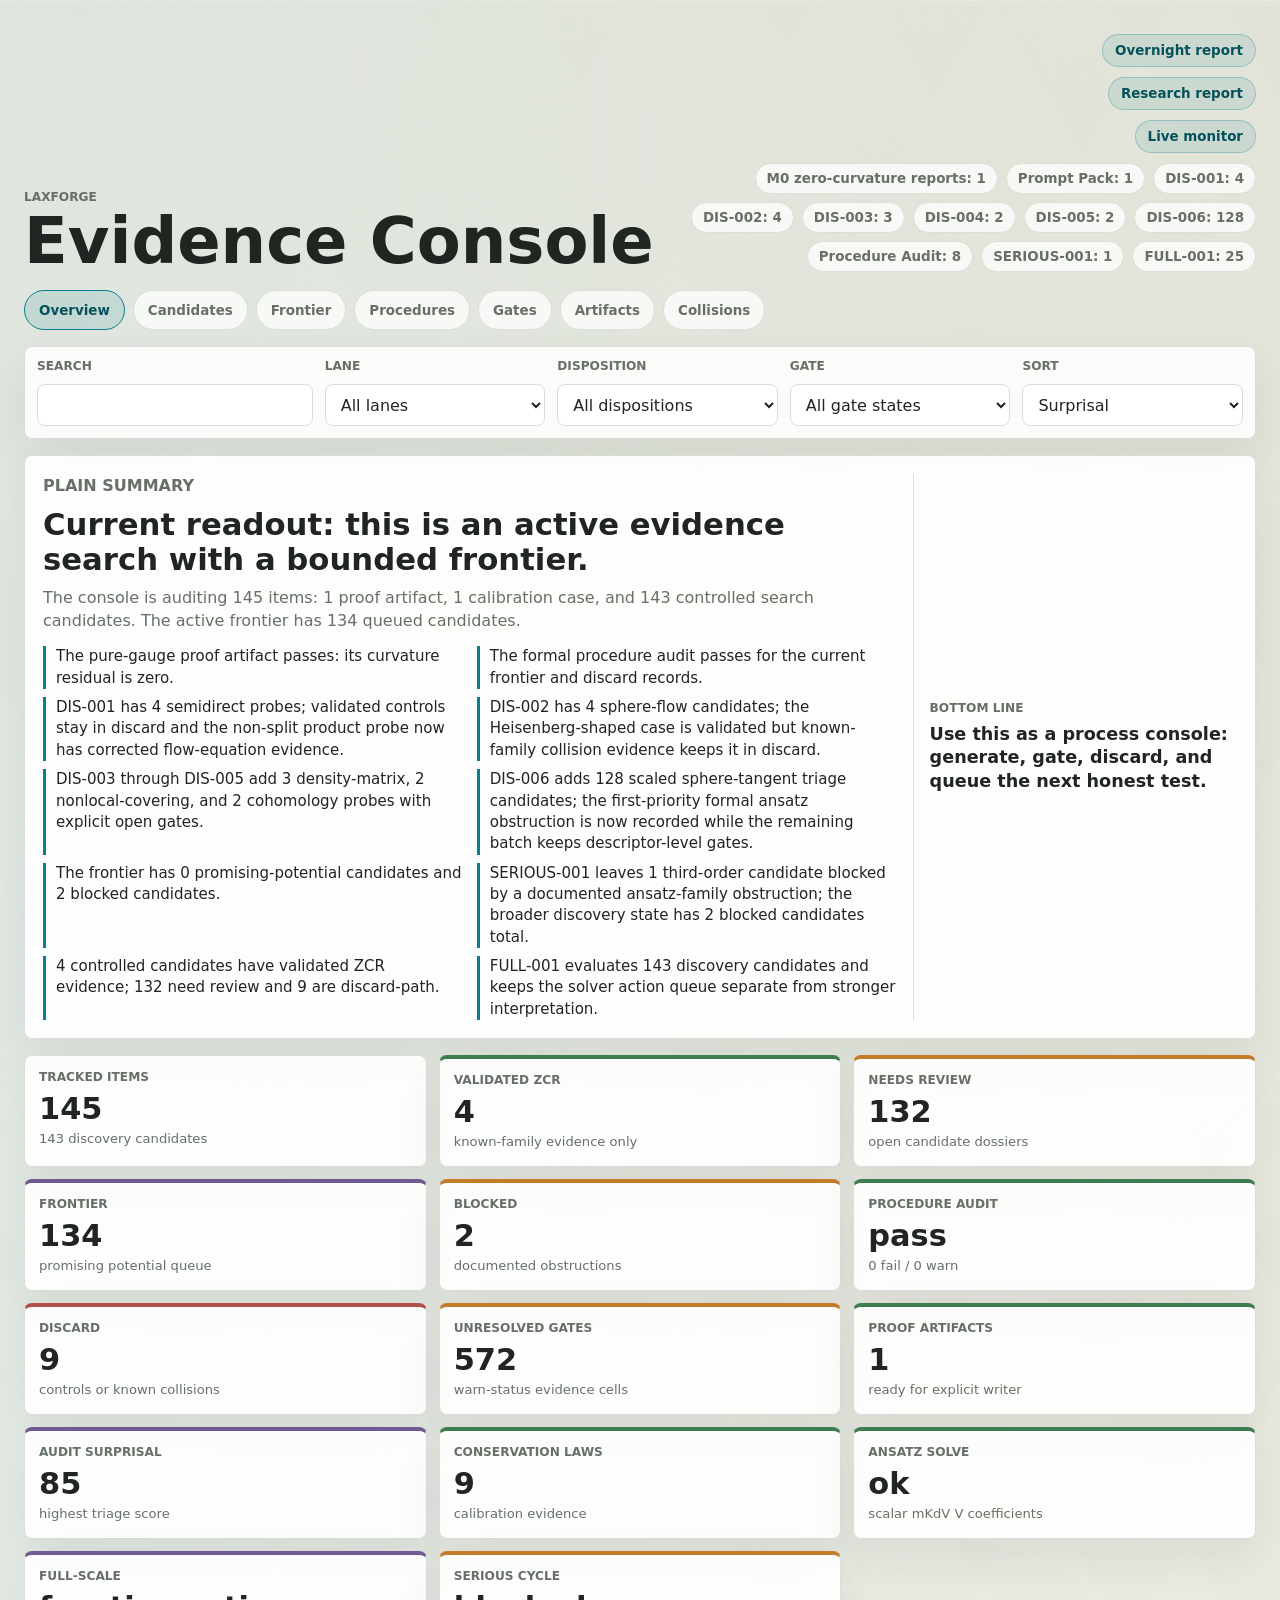
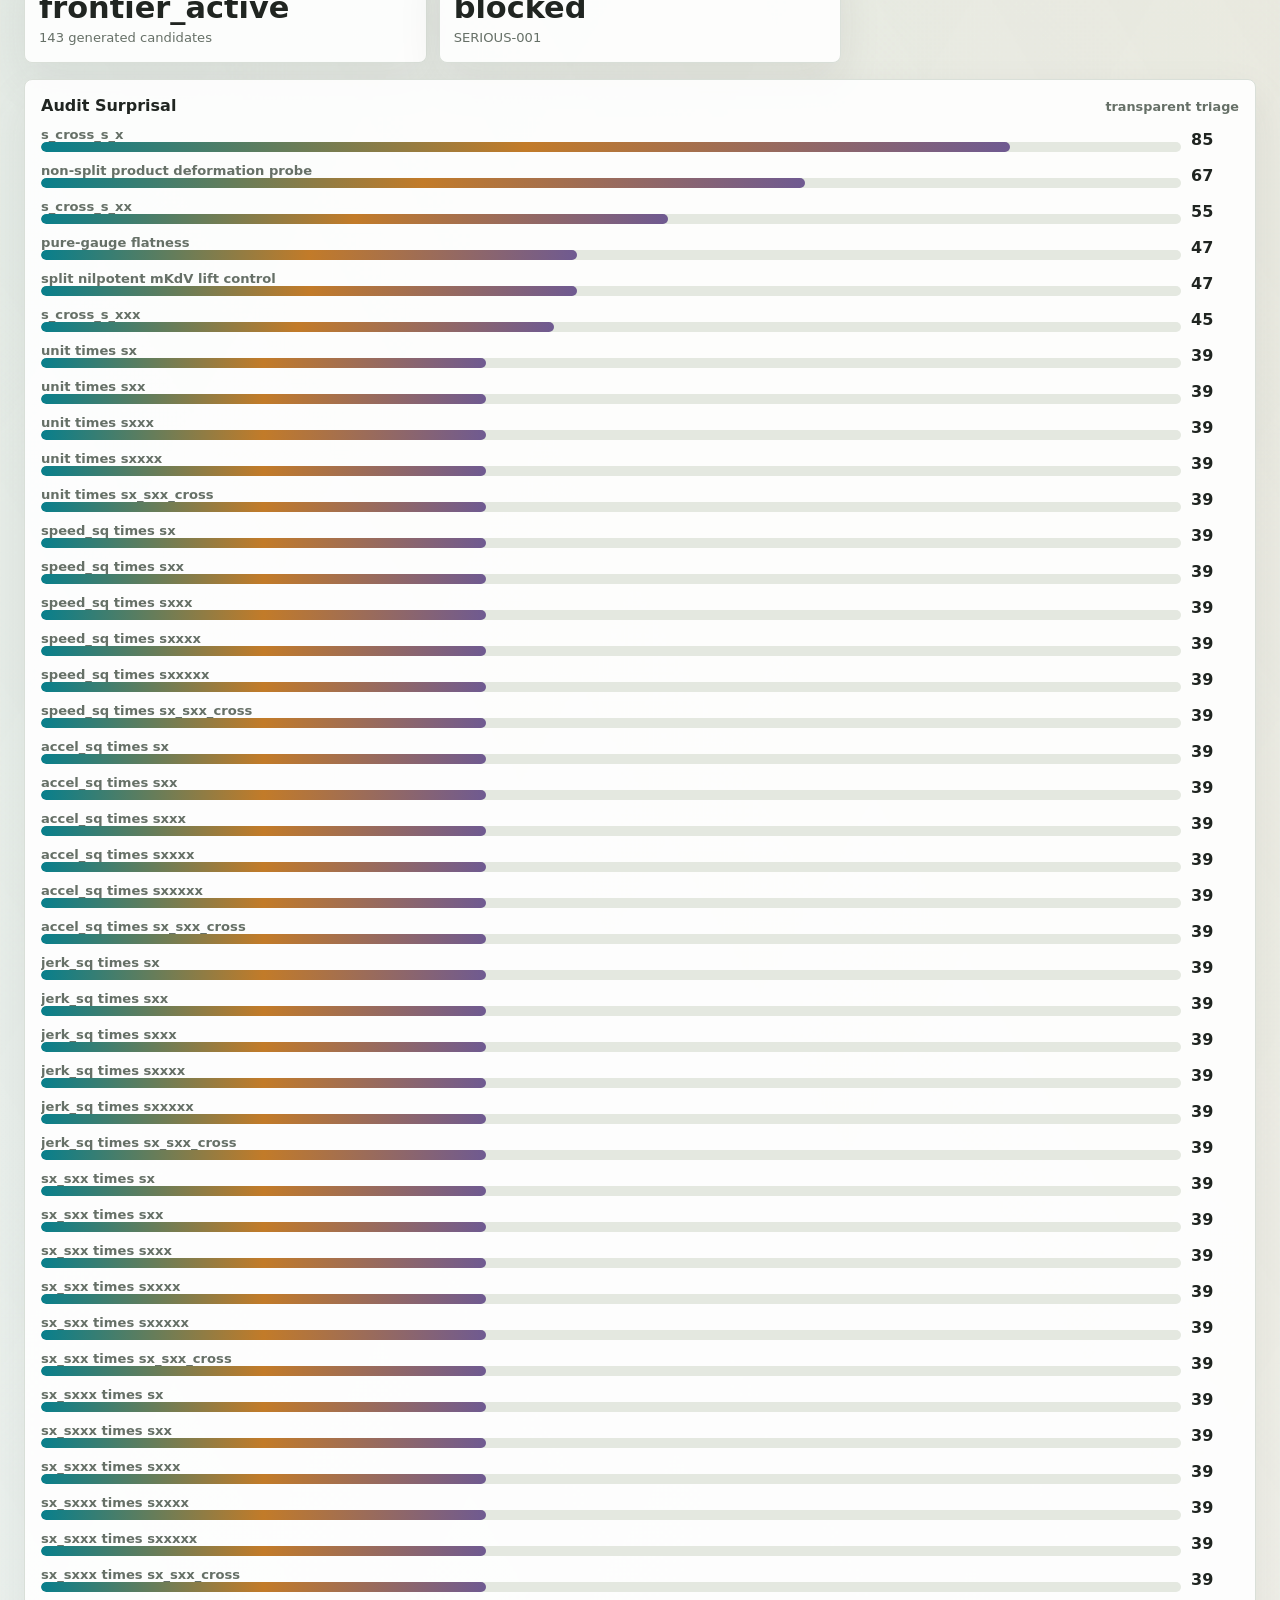
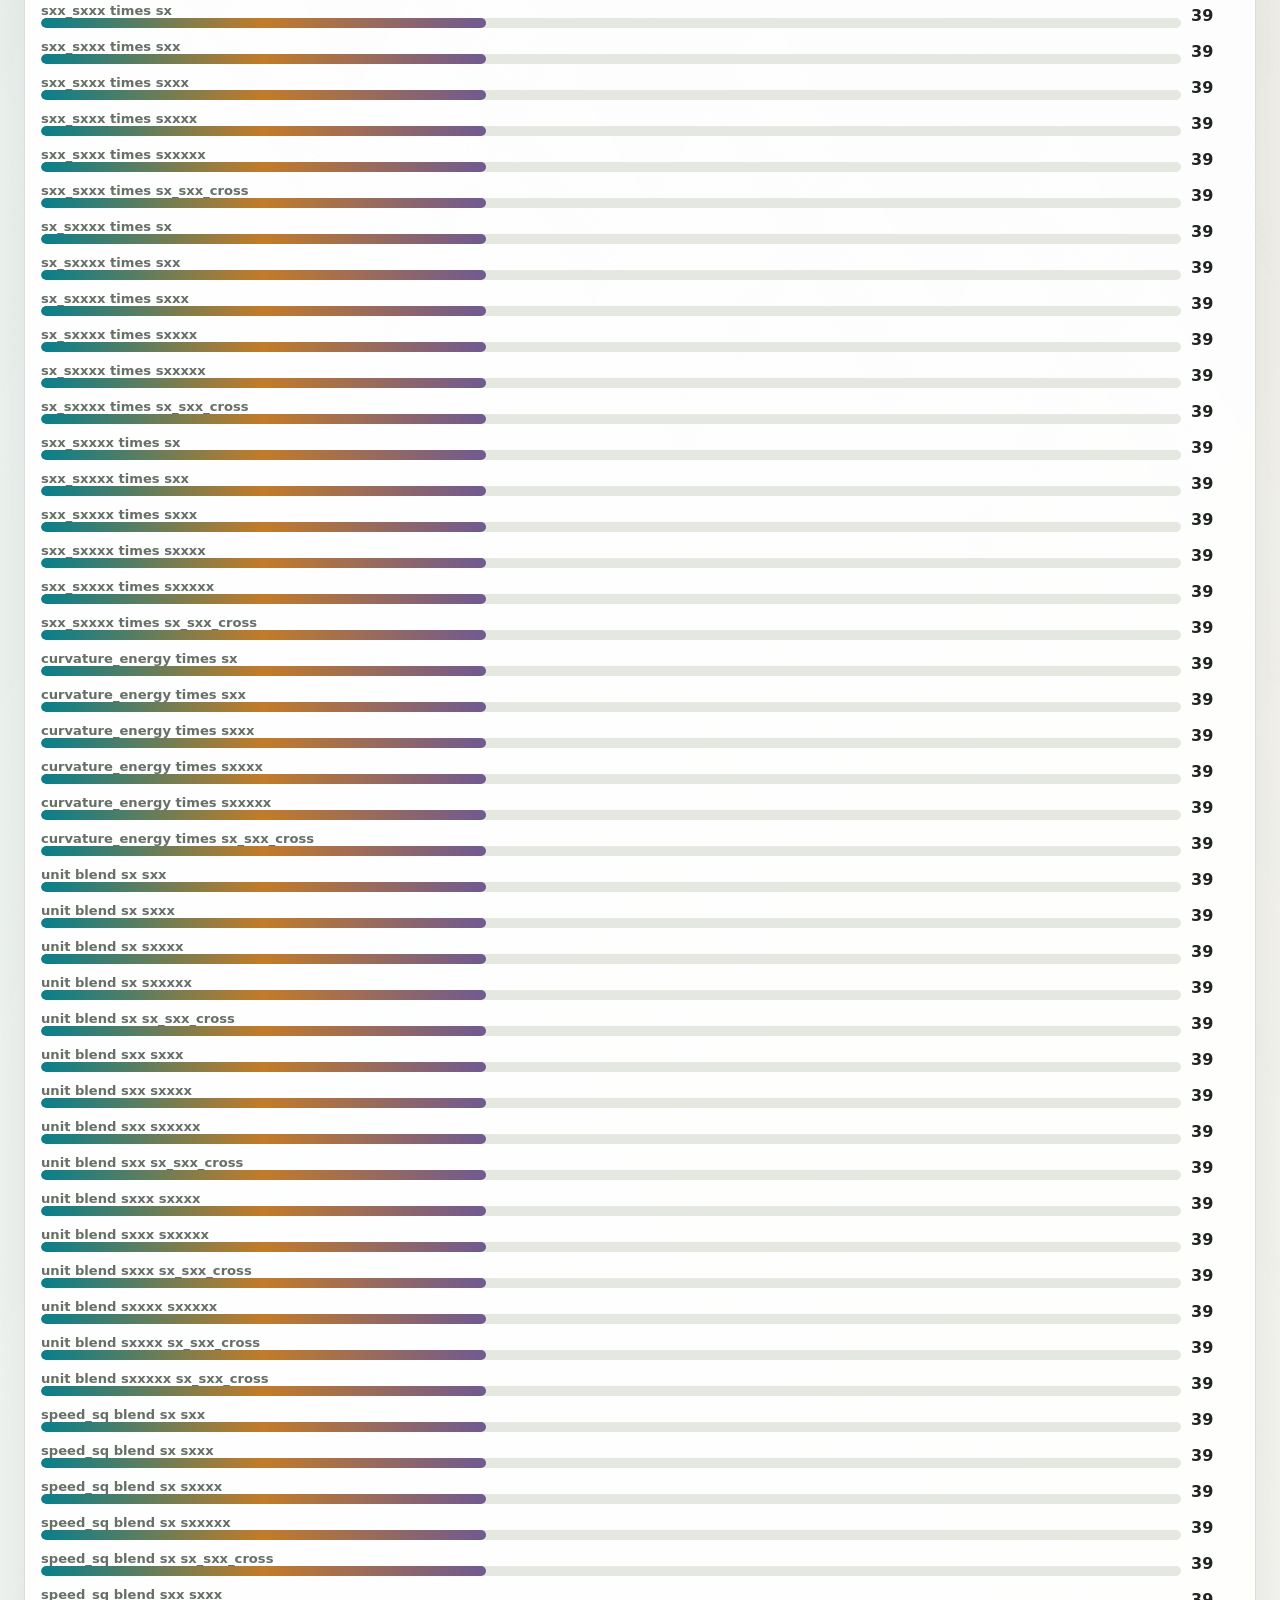
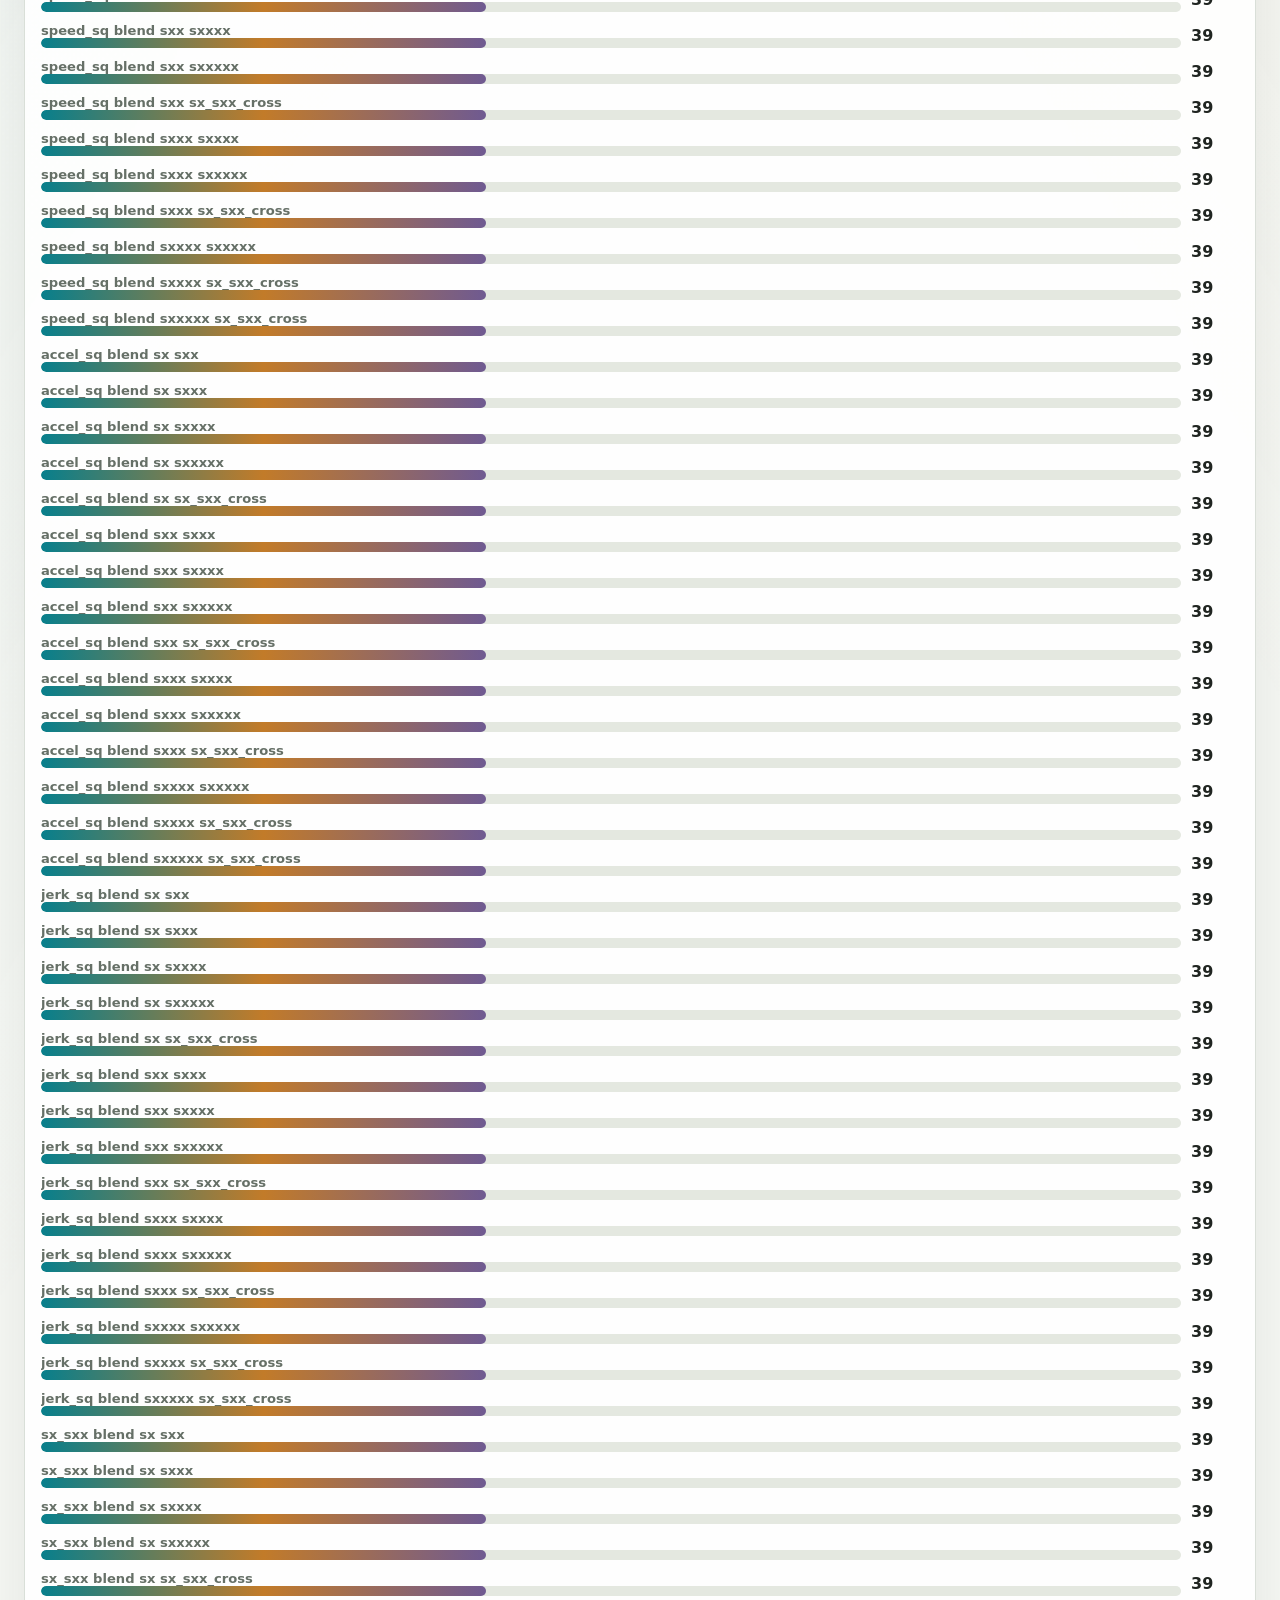
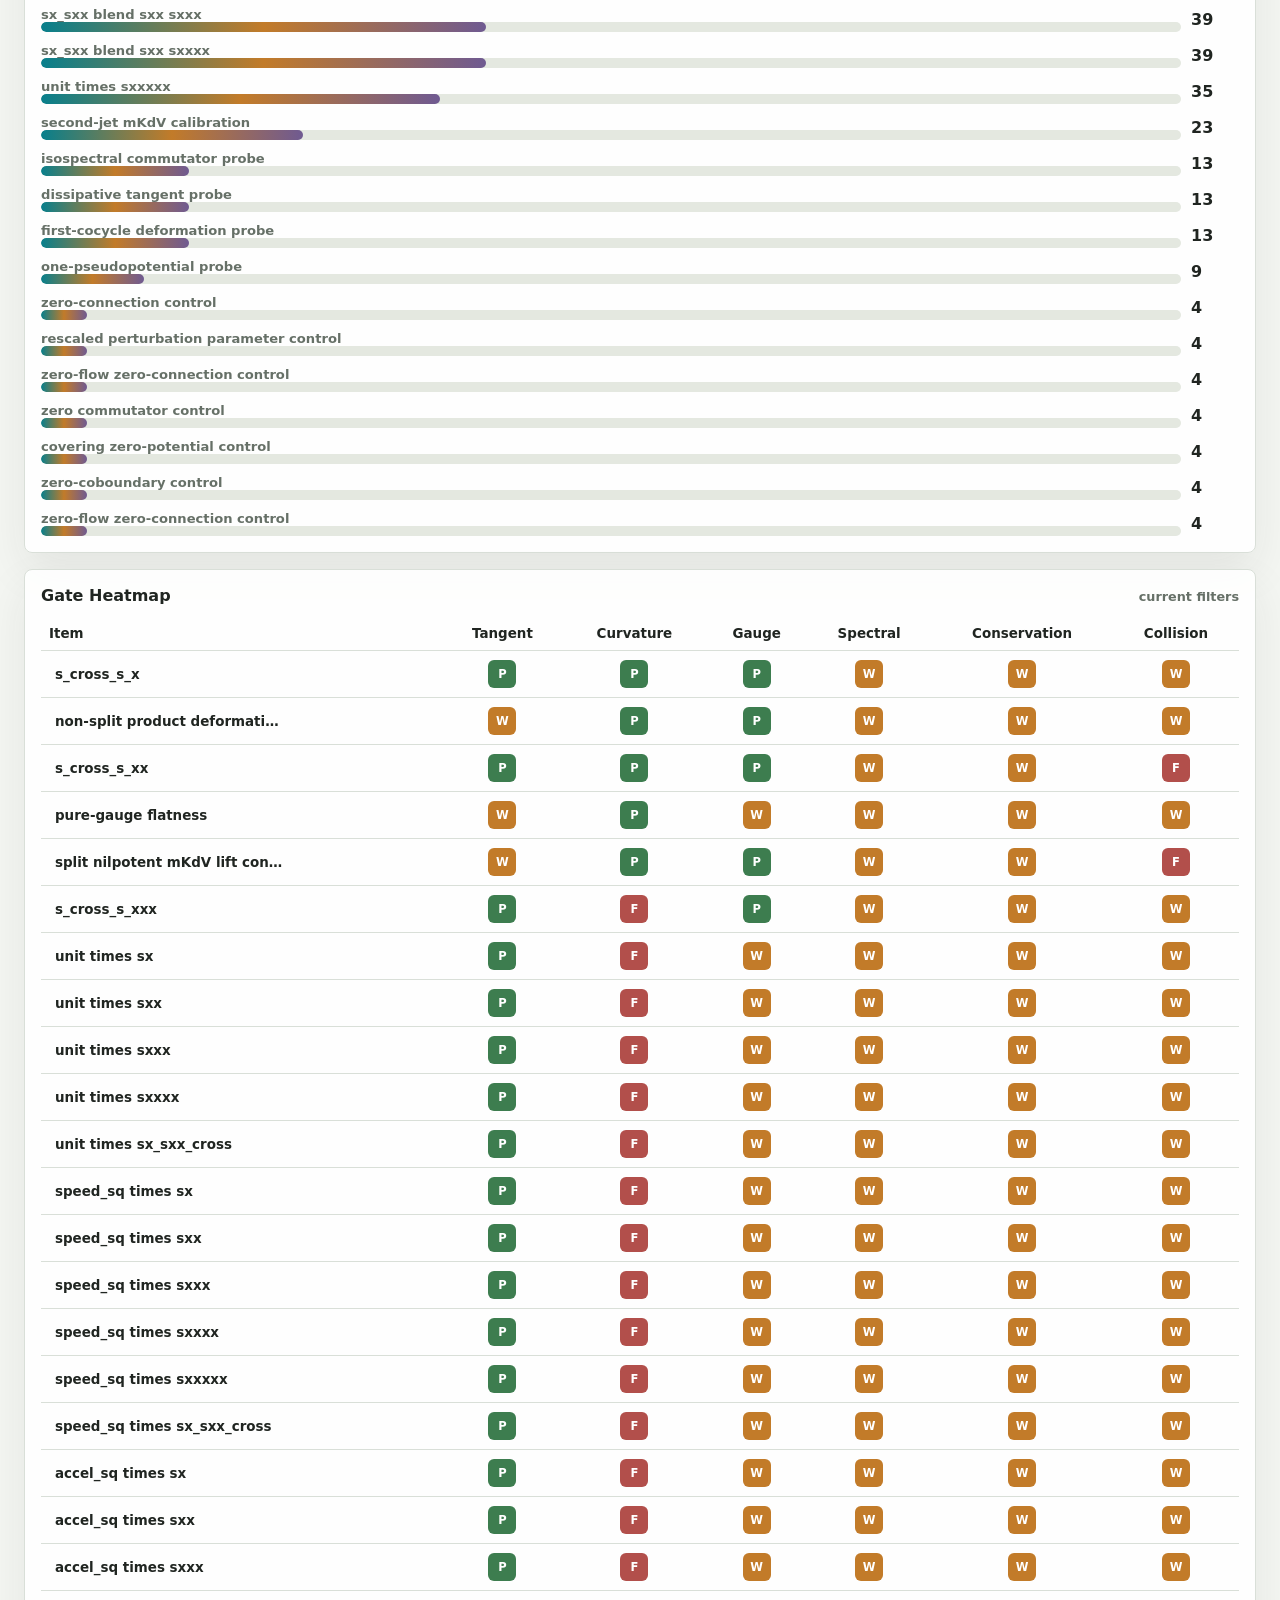
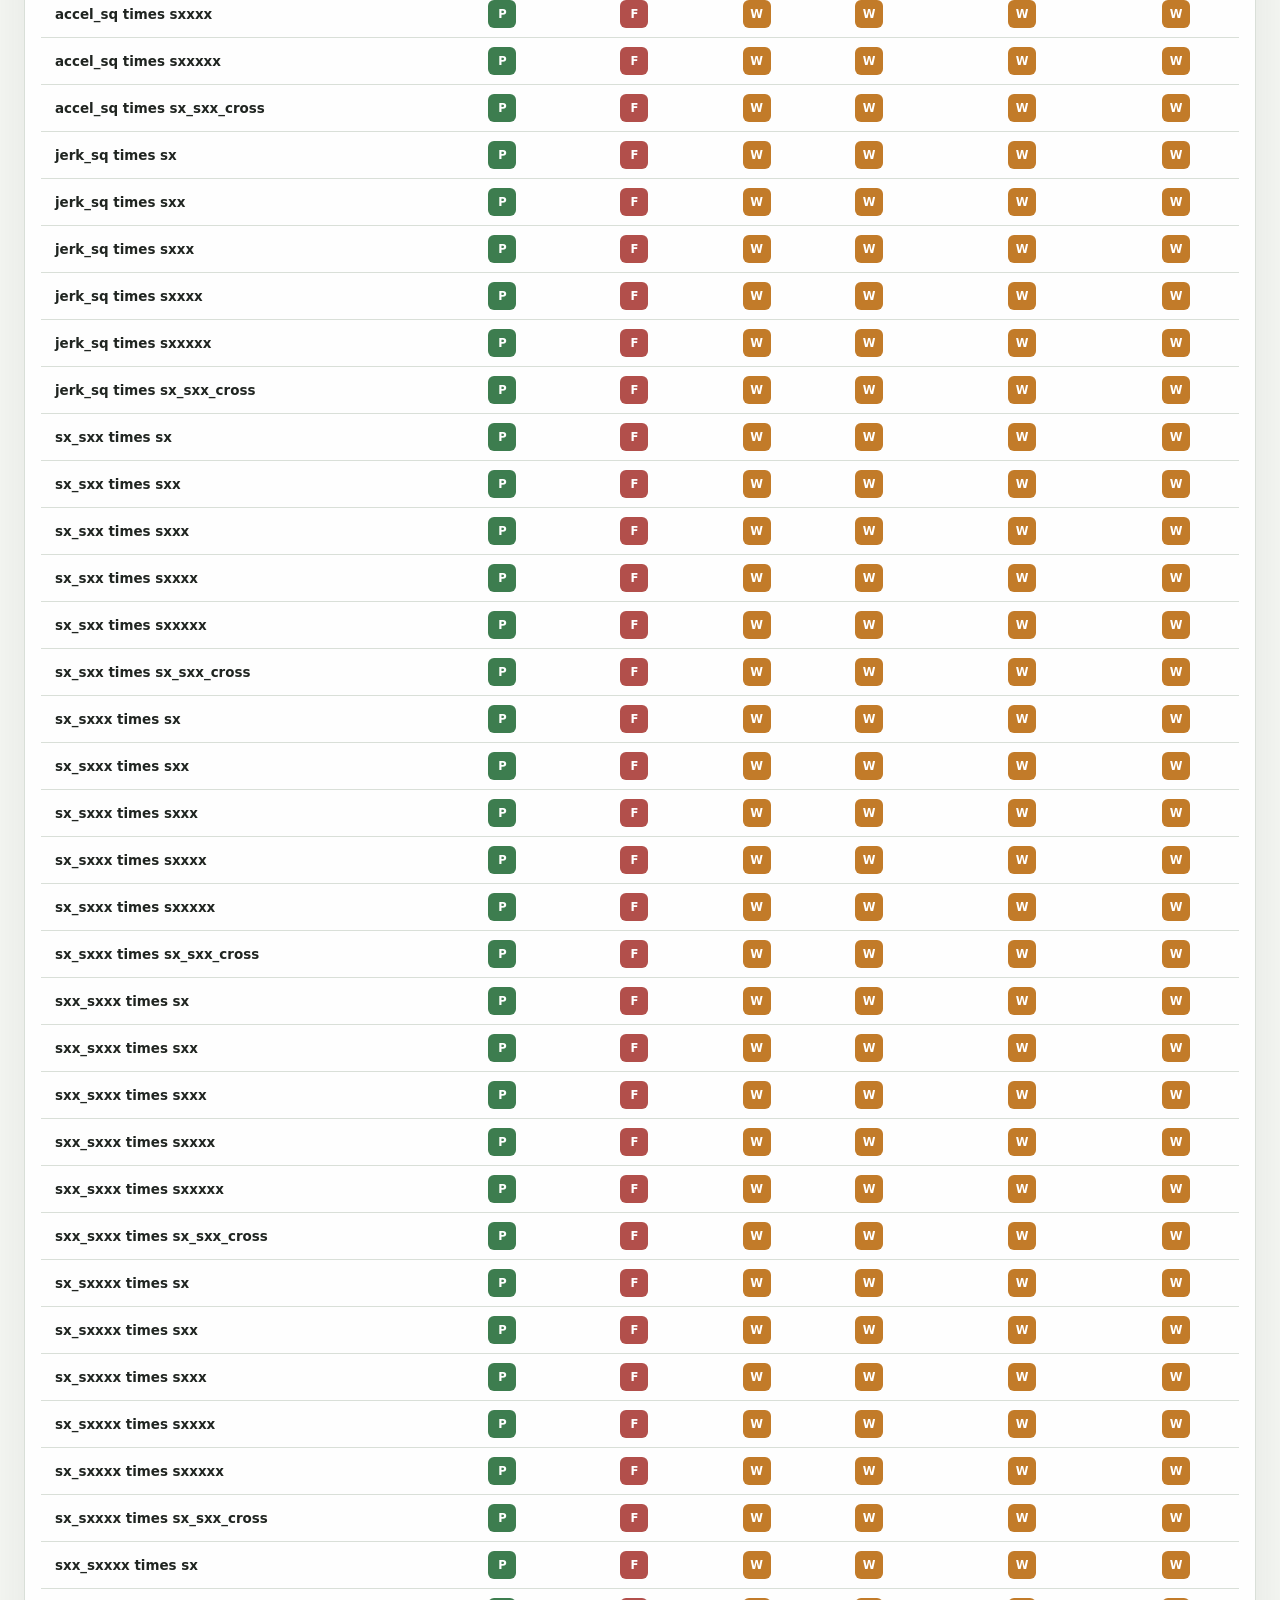
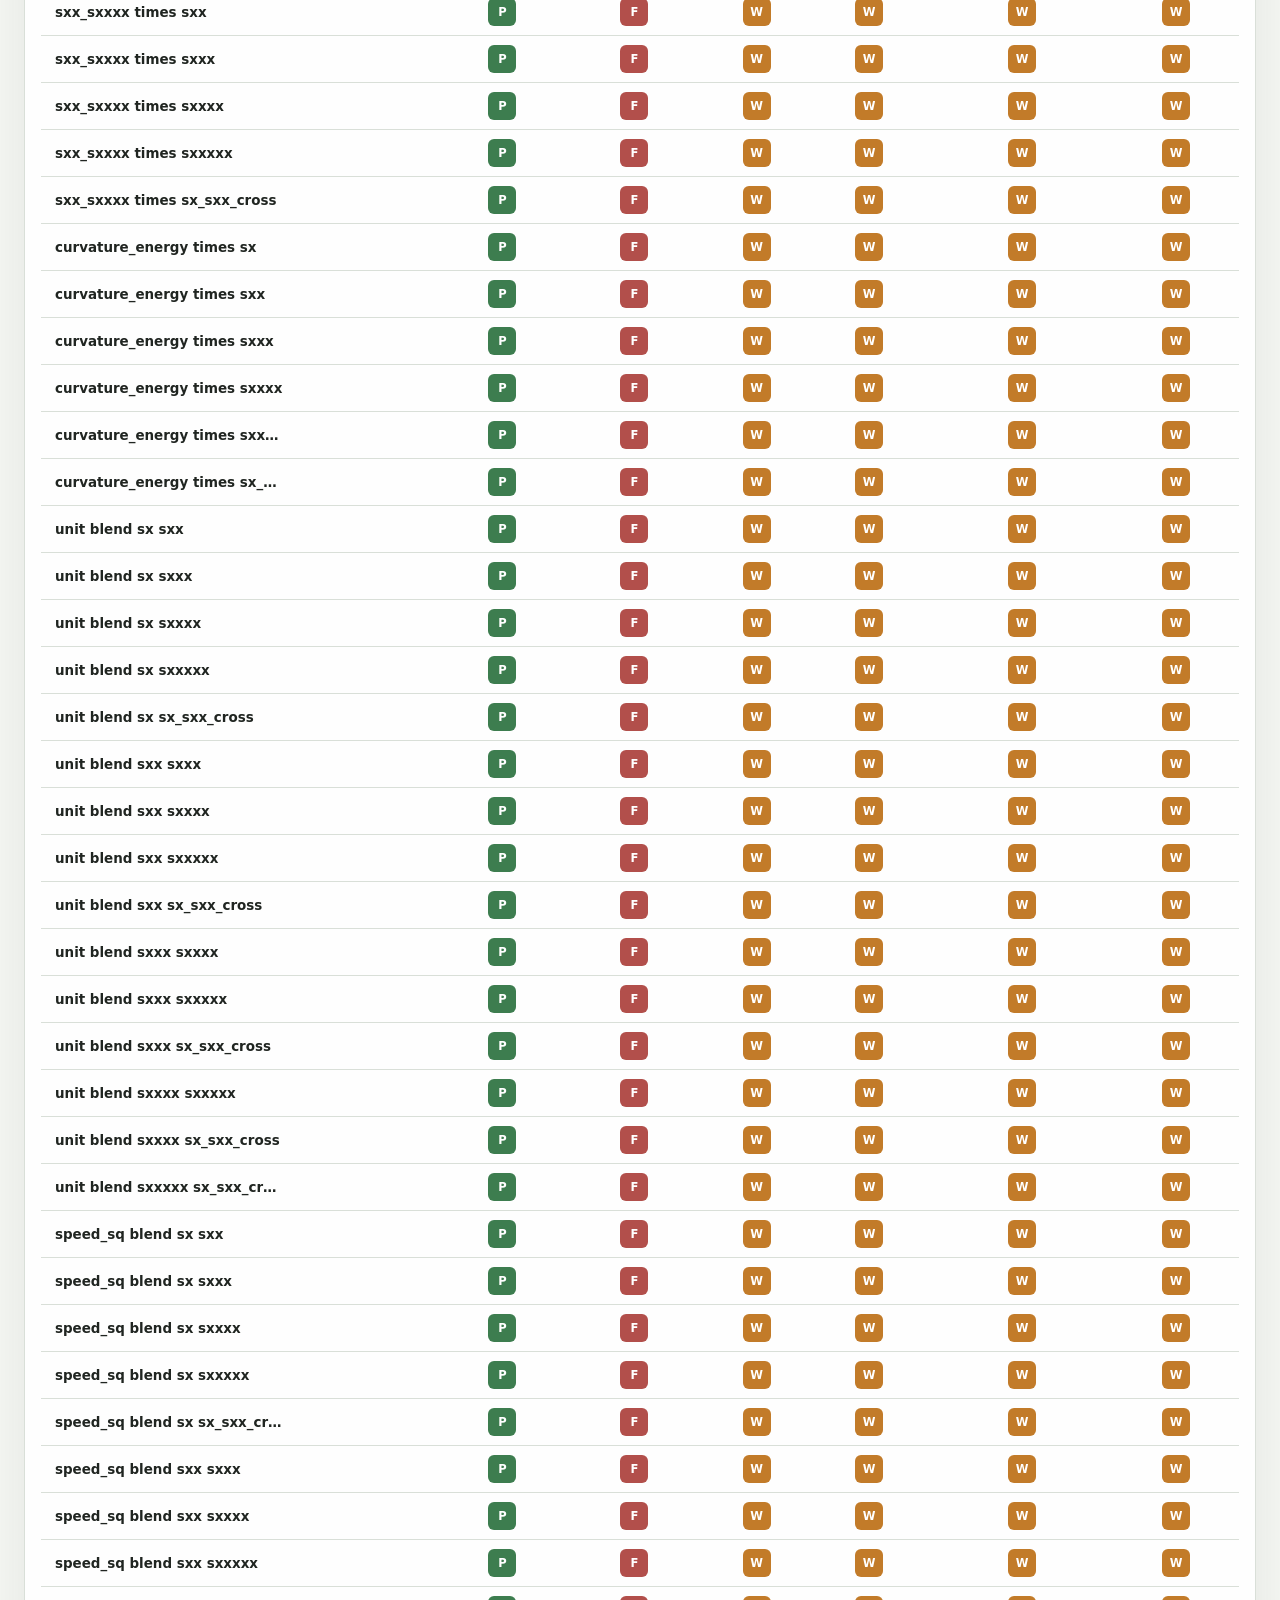
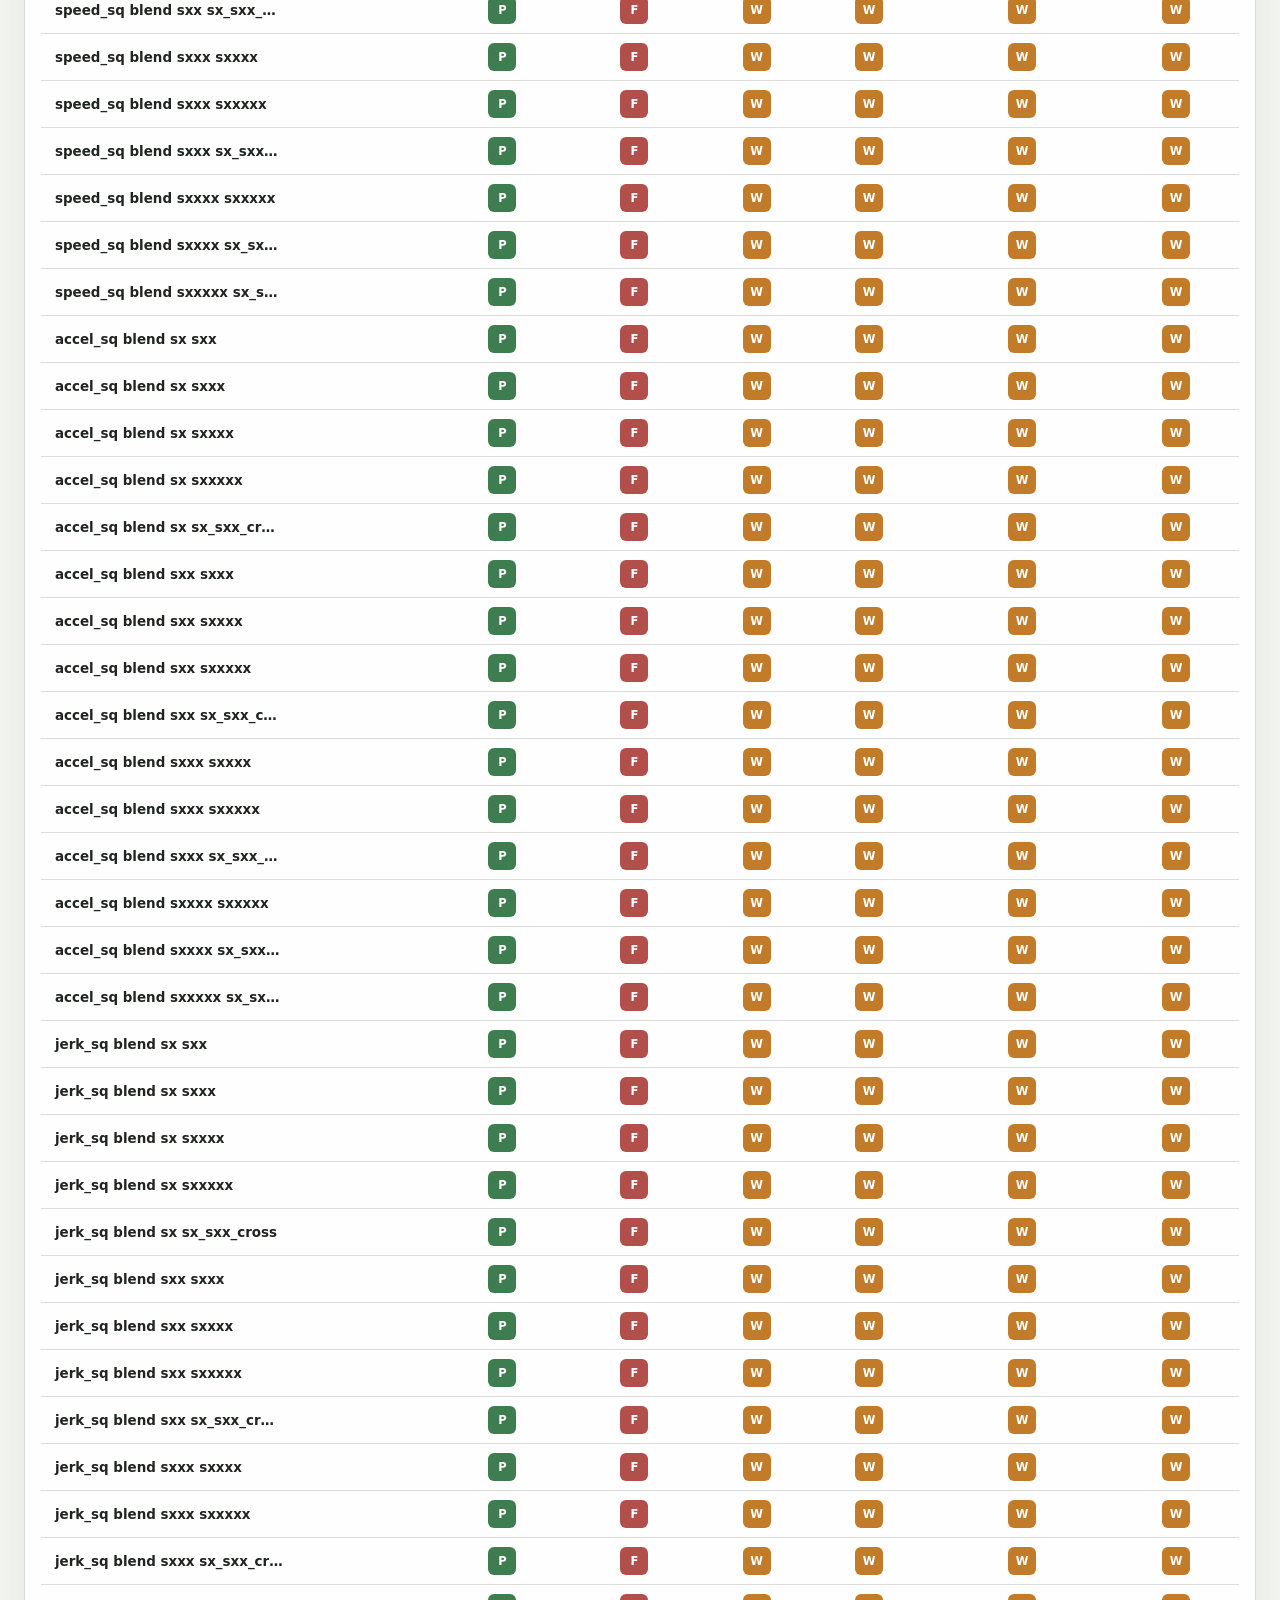
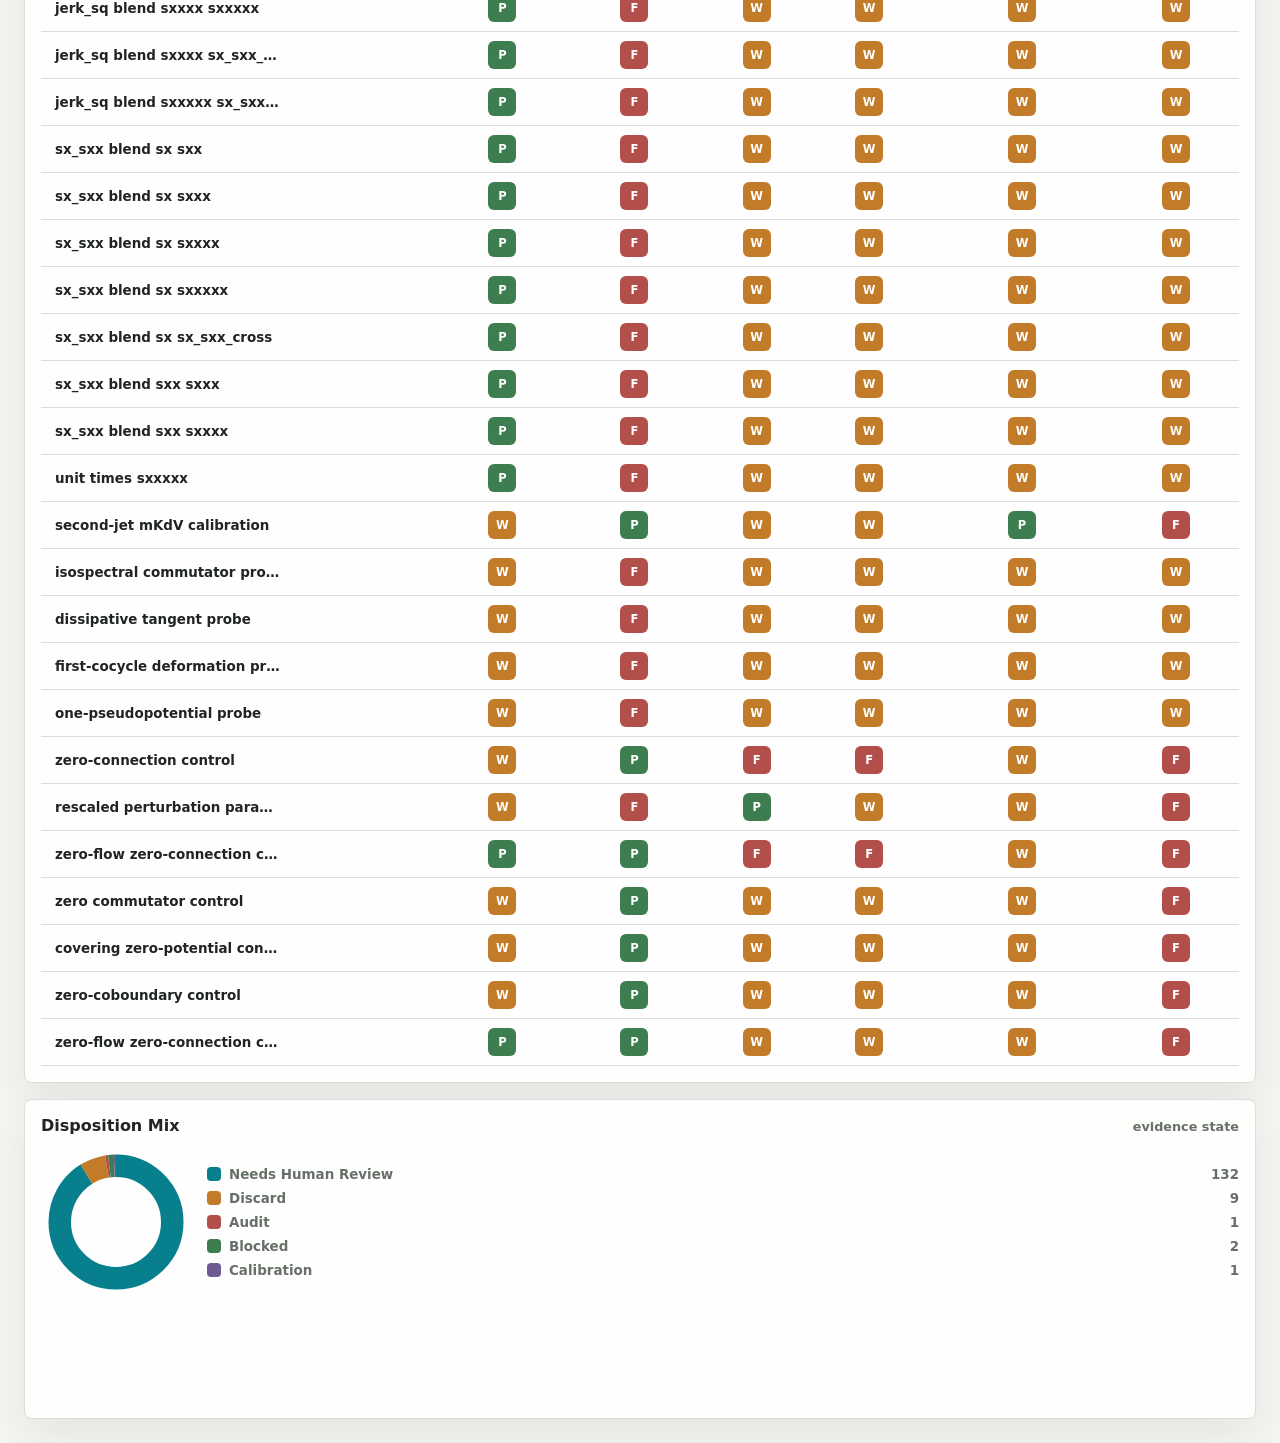
<file: web/index.html>
<!doctype html>
<html lang="en">
  <head>
    <meta charset="utf-8" />
    <meta name="viewport" content="width=device-width, initial-scale=1" />
    <title>LAXFORGE Evidence Console</title>
    <link rel="stylesheet" href="styles.css" />
    <script src="dashboard_data.js" defer></script>
    <script src="app.js" defer></script>
  </head>
  <body>
    <div class="app-shell">
      <header class="topbar">
        <div>
          <p class="eyebrow">LAXFORGE</p>
          <h1>Evidence Console</h1>
        </div>
        <div class="top-actions">
          <a class="report-link" href="overnight_report.html">Overnight report</a>
          <a class="report-link" href="research_report.html">Research report</a>
          <a class="report-link" href="campaign_monitor.html">Live monitor</a>
          <div class="run-strip" id="run-strip"></div>
        </div>
      </header>

      <nav class="tabbar" id="tabbar" aria-label="Evidence console sections">
        <button class="active" data-tab="overview" type="button">Overview</button>
        <button data-tab="candidates" type="button">Candidates</button>
        <button data-tab="frontier" type="button">Frontier</button>
        <button data-tab="procedures" type="button">Procedures</button>
        <button data-tab="gates" type="button">Gates</button>
        <button data-tab="artifacts" type="button">Artifacts</button>
        <button data-tab="collisions" type="button">Collisions</button>
      </nav>

      <main>
        <section class="filter-strip" aria-label="Dashboard filters">
          <label class="search-box">
            <span>Search</span>
            <input id="search-input" type="search" autocomplete="off" />
          </label>
          <label>
            <span>Lane</span>
            <select id="lane-filter"></select>
          </label>
          <label>
            <span>Disposition</span>
            <select id="recommendation-filter"></select>
          </label>
          <label>
            <span>Gate</span>
            <select id="gate-filter">
              <option value="all">All gate states</option>
              <option value="pass">Has pass</option>
              <option value="warn">Has warn</option>
              <option value="fail">Has fail</option>
            </select>
          </label>
          <label>
            <span>Sort</span>
            <select id="sort-select">
              <option value="surprisal">Surprisal</option>
              <option value="lane">Lane</option>
              <option value="order">Order</option>
            </select>
          </label>
        </section>

        <section class="tab-panel active" id="tab-overview" data-tab-panel="overview">
          <section class="plain-summary" id="plain-summary" aria-label="Plain-language summary"></section>
          <section class="metric-grid" id="metric-cards" aria-label="Dashboard metrics"></section>
          <section class="visual-grid" aria-label="Visual metrics">
            <div class="tool-panel">
              <div class="panel-heading">
                <h2>Audit Surprisal</h2>
                <span>transparent triage</span>
              </div>
              <div id="surprisal-chart" class="chart-slot"></div>
            </div>
            <div class="tool-panel">
              <div class="panel-heading">
                <h2>Gate Heatmap</h2>
                <span>current filters</span>
              </div>
              <div id="overview-gate-heatmap" class="heatmap-slot"></div>
            </div>
            <div class="tool-panel">
              <div class="panel-heading">
                <h2>Disposition Mix</h2>
                <span>evidence state</span>
              </div>
              <div id="recommendation-chart" class="chart-slot compact"></div>
            </div>
          </section>
        </section>

        <section class="tab-panel" id="tab-candidates" data-tab-panel="candidates">
          <section class="workspace">
            <div class="board-panel" id="candidate-board" aria-label="Candidate board"></div>
            <aside class="detail-panel" id="candidate-detail-panel" aria-label="Selected item"></aside>
          </section>
        </section>

        <section class="tab-panel" id="tab-frontier" data-tab-panel="frontier">
          <section class="split-view">
            <div class="tool-panel">
              <div class="panel-heading">
                <h2>Discovery Frontier</h2>
                <span>queued next tests</span>
              </div>
              <div id="frontier-list" class="frontier-list"></div>
            </div>
            <aside class="detail-panel" id="frontier-detail-panel" aria-label="Frontier detail"></aside>
          </section>
        </section>

        <section class="tab-panel" id="tab-procedures" data-tab-panel="procedures">
          <section class="split-view">
            <div class="tool-panel">
              <div class="panel-heading">
                <h2>Procedure Audit</h2>
                <span>formal gates</span>
              </div>
              <div id="procedure-list" class="procedure-list"></div>
            </div>
            <aside class="detail-panel" id="procedure-detail-panel" aria-label="Procedure detail"></aside>
          </section>
        </section>

        <section class="tab-panel" id="tab-gates" data-tab-panel="gates">
          <section class="split-view">
            <div class="tool-panel">
              <div class="panel-heading">
                <h2>Gate Heatmap</h2>
                <span>pass, warn, fail</span>
              </div>
              <div id="gate-heatmap" class="heatmap-slot"></div>
            </div>
            <aside class="detail-panel" id="gate-detail-panel" aria-label="Gate detail"></aside>
          </section>
        </section>

        <section class="tab-panel" id="tab-artifacts" data-tab-panel="artifacts">
          <section class="split-view">
            <div class="tool-panel">
              <div class="panel-heading">
                <h2>Artifacts</h2>
                <span>explicit writer ready</span>
              </div>
              <div id="artifact-list" class="artifact-list"></div>
            </div>
            <aside class="detail-panel" id="artifact-detail-panel" aria-label="Artifact detail"></aside>
          </section>
        </section>

        <section class="tab-panel" id="tab-collisions" data-tab-panel="collisions">
          <section class="split-view">
            <div class="tool-panel">
              <div class="panel-heading">
                <h2>Collision Families</h2>
                <span>known-family warnings</span>
              </div>
              <div id="collision-map" class="collision-map"></div>
            </div>
            <aside class="detail-panel" id="collision-detail-panel" aria-label="Collision detail"></aside>
          </section>
        </section>
      </main>
    </div>
  </body>
</html>
</file>
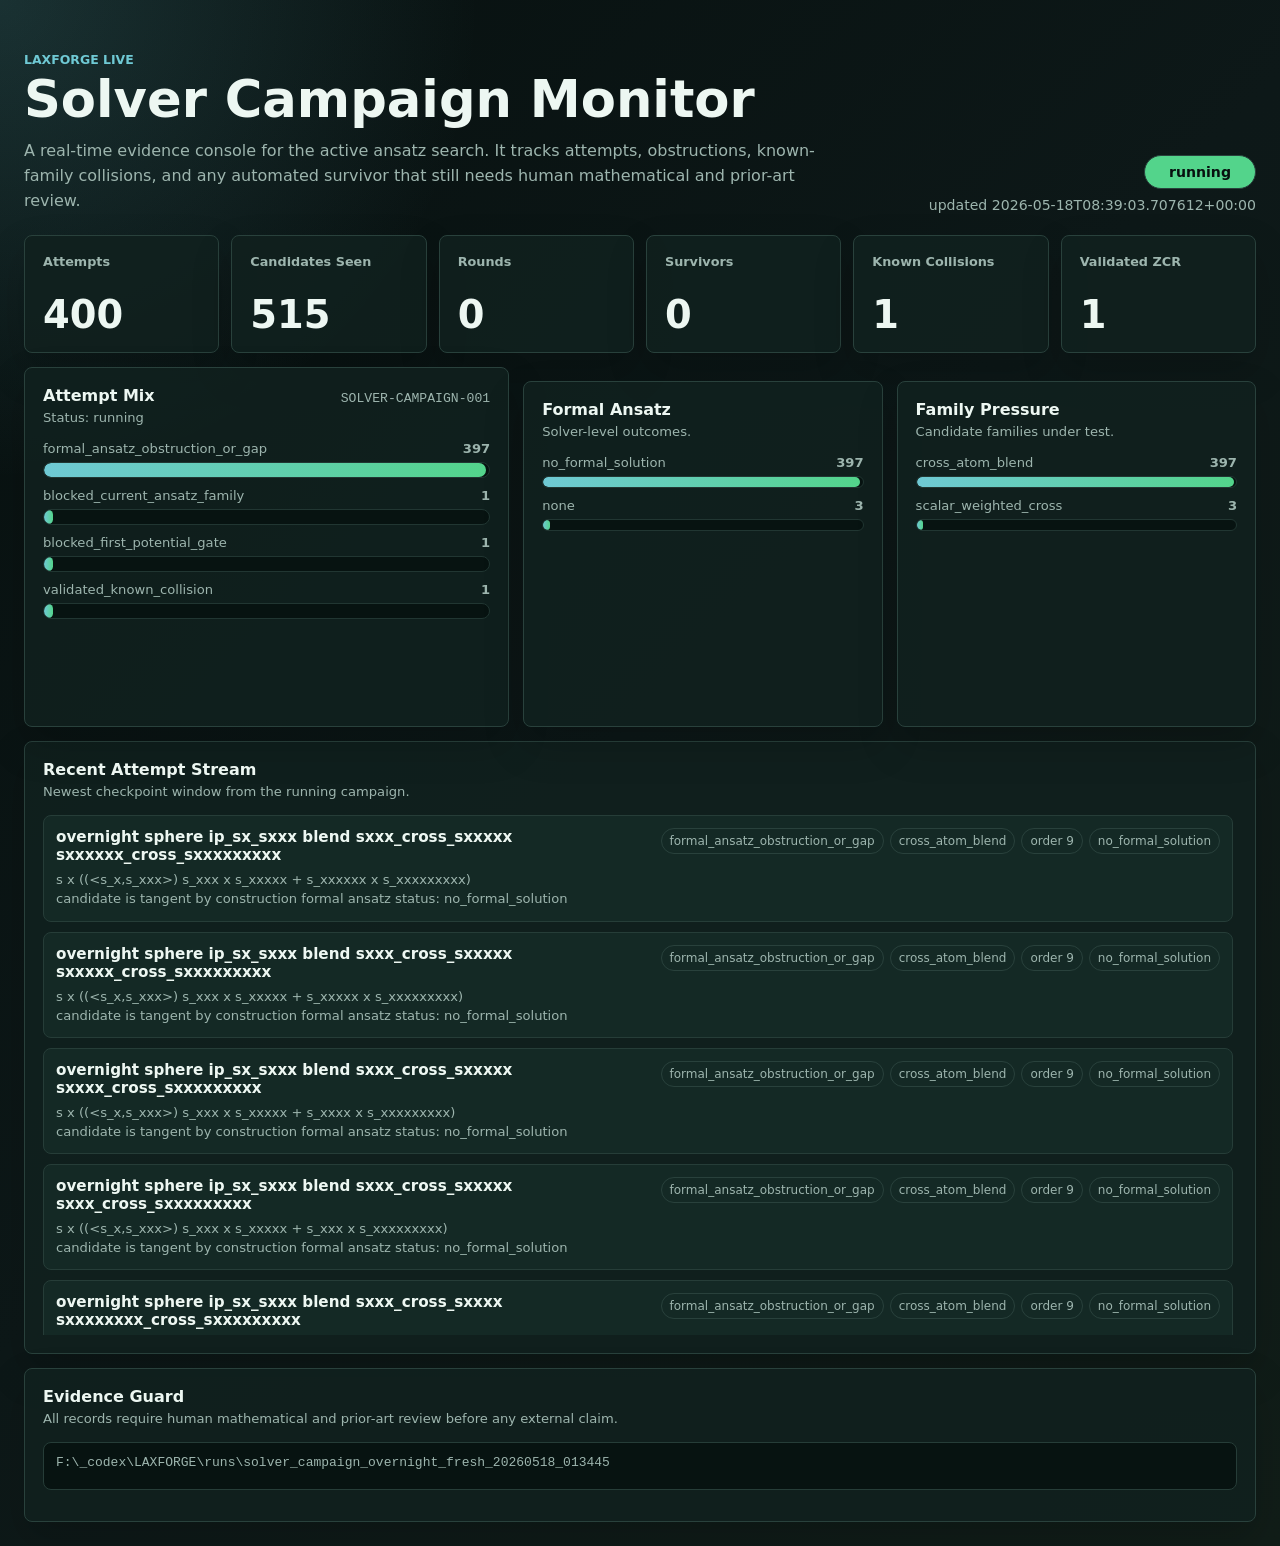
<file: web/campaign_monitor.html>
<!doctype html>
<html lang="en">
  <head>
    <meta charset="utf-8" />
    <meta name="viewport" content="width=device-width, initial-scale=1" />
    <title>LAXFORGE Campaign Monitor</title>
    <link rel="stylesheet" href="campaign_monitor.css" />
    <script src="campaign_monitor.js" defer></script>
  </head>
  <body>
    <div class="shell">
      <header class="hero">
        <div>
          <p class="eyebrow">LAXFORGE LIVE</p>
          <h1>Solver Campaign Monitor</h1>
          <p class="lede">
            A real-time evidence console for the active ansatz search. It tracks attempts,
            obstructions, known-family collisions, and any automated survivor that still needs
            human mathematical and prior-art review.
          </p>
        </div>
        <div class="status-panel">
          <span id="connection-pill" class="pill warn">connecting</span>
          <span id="updated-at">waiting for snapshot</span>
        </div>
      </header>

      <main>
        <section class="metric-grid" aria-label="Campaign metrics">
          <article class="metric">
            <span>Attempts</span>
            <strong id="metric-attempts">0</strong>
          </article>
          <article class="metric">
            <span>Candidates Seen</span>
            <strong id="metric-candidates">0</strong>
          </article>
          <article class="metric">
            <span>Rounds</span>
            <strong id="metric-rounds">0</strong>
          </article>
          <article class="metric">
            <span>Survivors</span>
            <strong id="metric-survivors">0</strong>
          </article>
          <article class="metric">
            <span>Known Collisions</span>
            <strong id="metric-collisions">0</strong>
          </article>
          <article class="metric">
            <span>Validated ZCR</span>
            <strong id="metric-validated">0</strong>
          </article>
        </section>

        <section class="live-grid">
          <section class="panel wide">
            <div class="panel-heading">
              <div>
                <h2>Attempt Mix</h2>
                <p id="run-status">No snapshot loaded yet.</p>
              </div>
              <code id="run-id">run pending</code>
            </div>
            <div id="status-bars" class="bar-list"></div>
          </section>

          <section class="panel">
            <div class="panel-heading">
              <div>
                <h2>Formal Ansatz</h2>
                <p>Solver-level outcomes.</p>
              </div>
            </div>
            <div id="formal-bars" class="bar-list compact"></div>
          </section>

          <section class="panel">
            <div class="panel-heading">
              <div>
                <h2>Family Pressure</h2>
                <p>Candidate families under test.</p>
              </div>
            </div>
            <div id="family-bars" class="bar-list compact"></div>
          </section>
        </section>

        <section class="panel">
          <div class="panel-heading">
            <div>
              <h2>Recent Attempt Stream</h2>
              <p>Newest checkpoint window from the running campaign.</p>
            </div>
          </div>
          <div id="attempt-stream" class="attempt-stream"></div>
        </section>

        <section class="panel">
          <div class="panel-heading">
            <div>
              <h2>Evidence Guard</h2>
              <p id="guard-note">Awaiting current guard note.</p>
            </div>
          </div>
          <pre id="output-dir" class="path-readout"></pre>
        </section>
      </main>
    </div>
  </body>
</html>
</file>
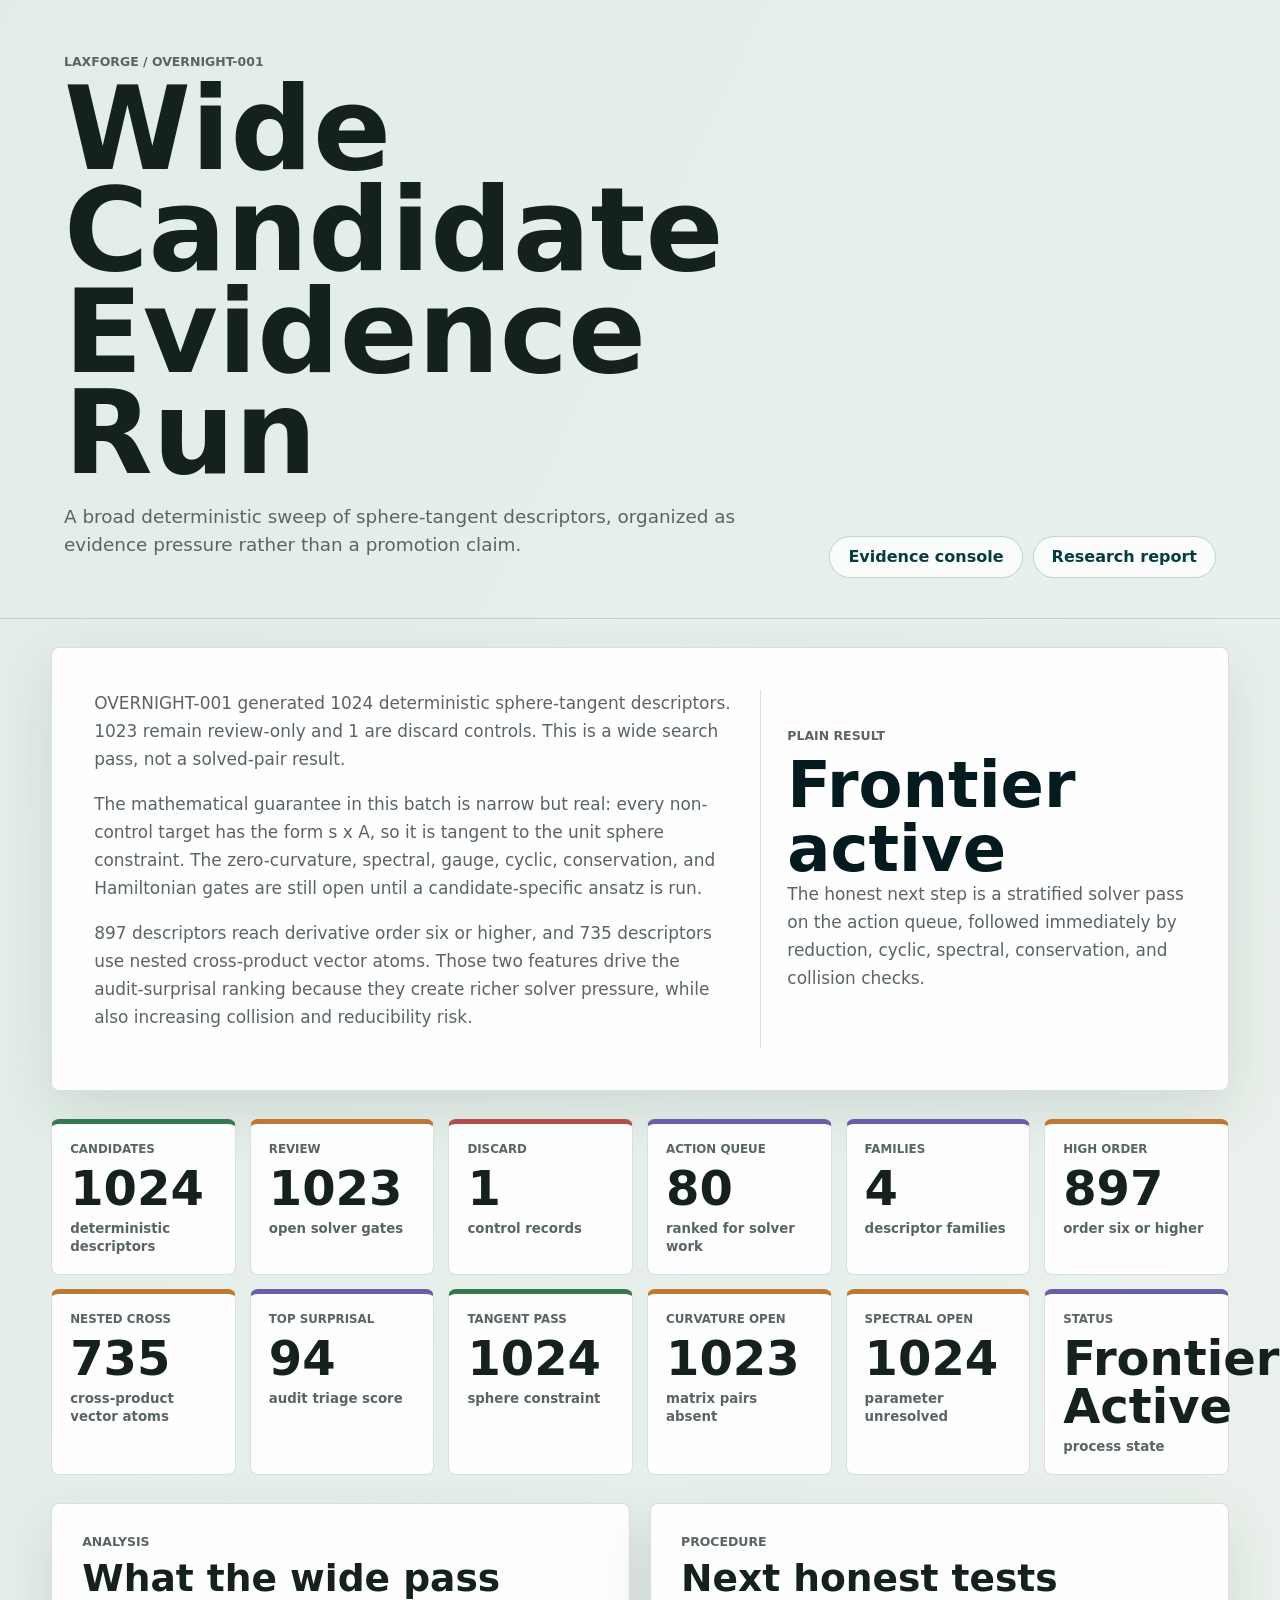
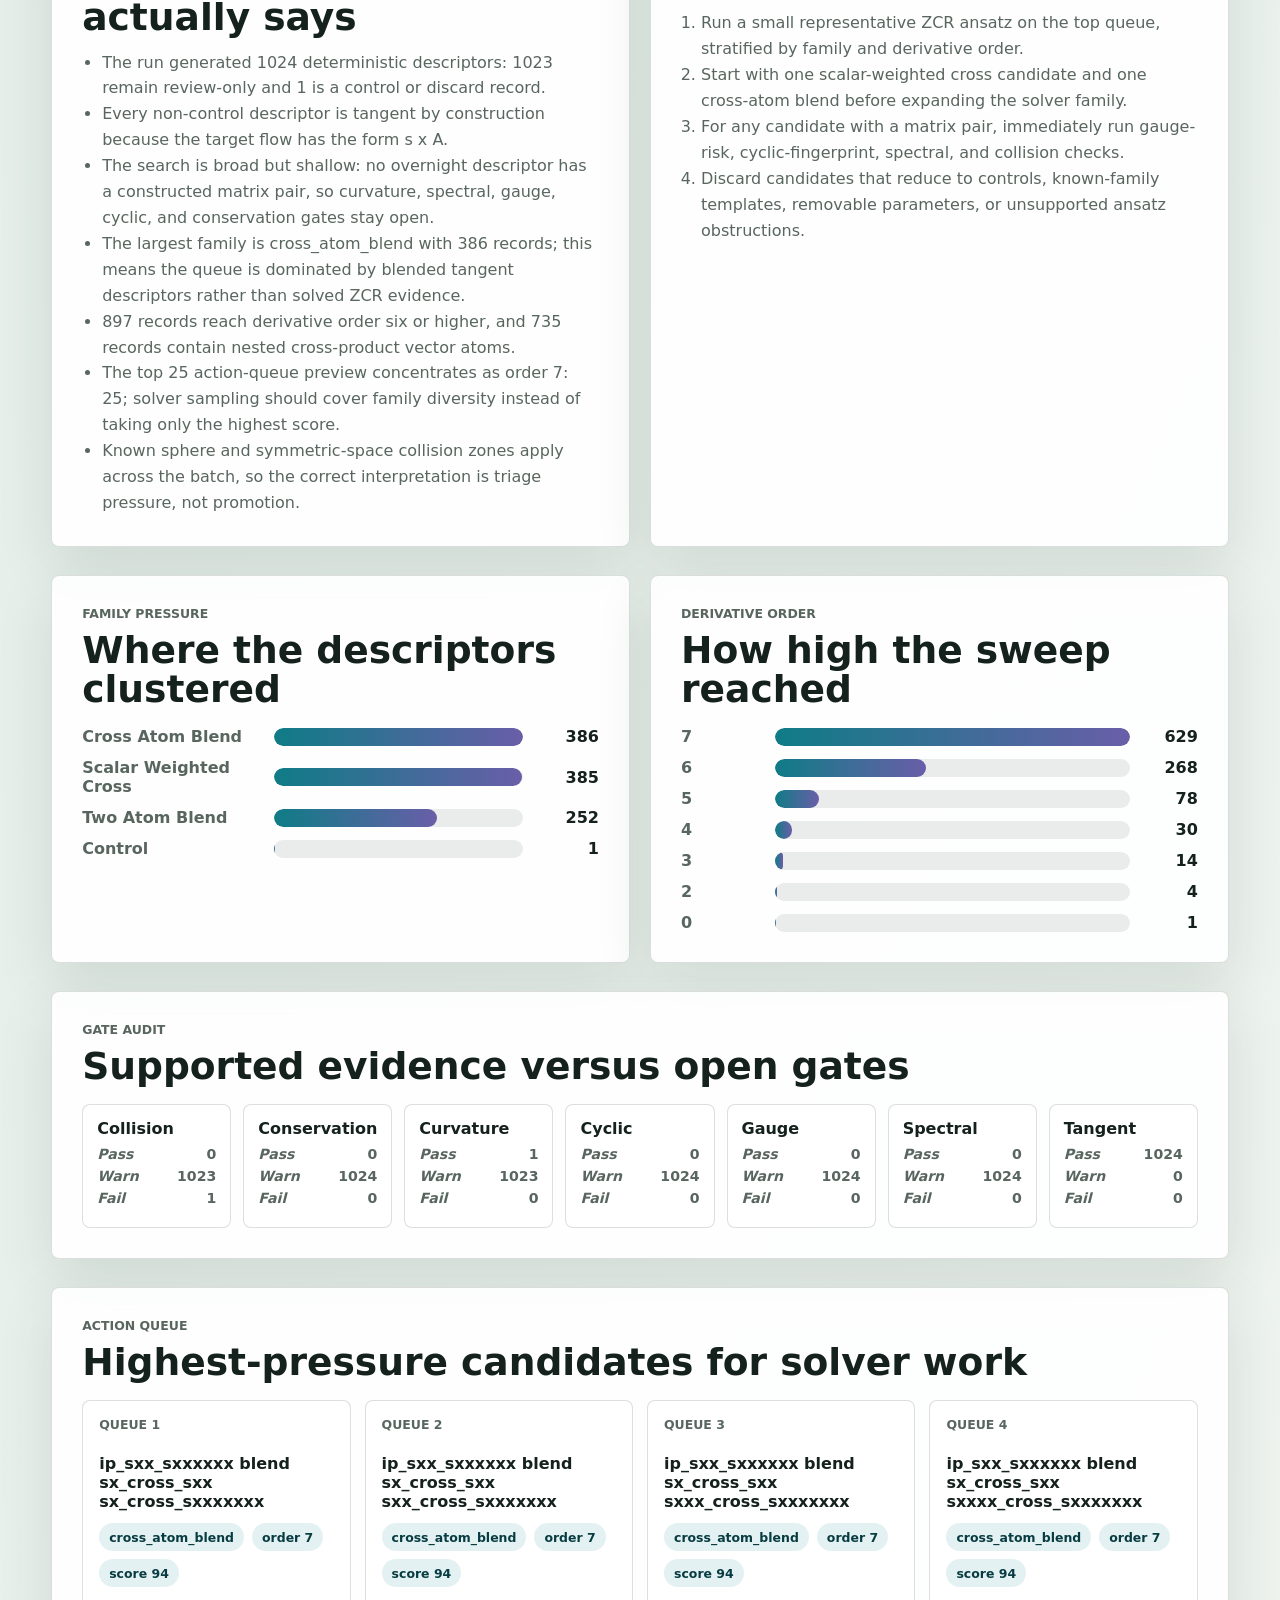
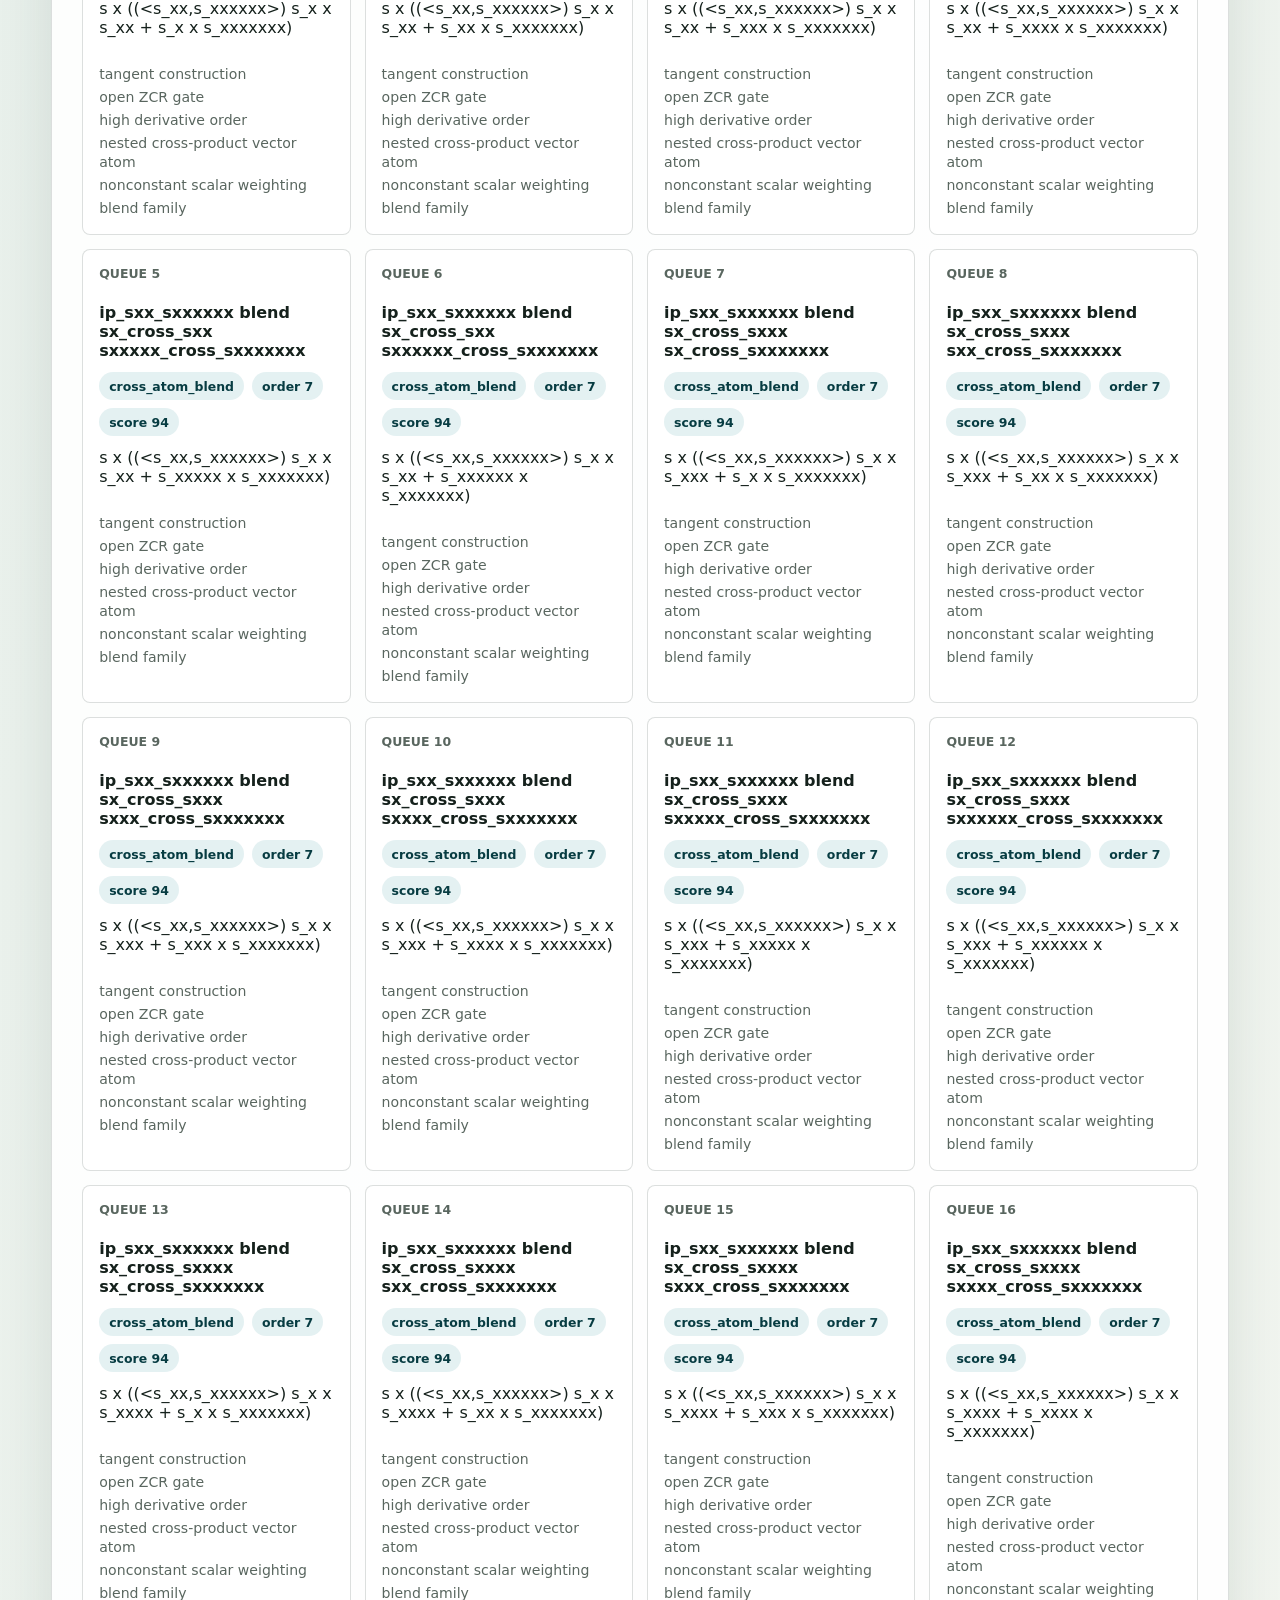
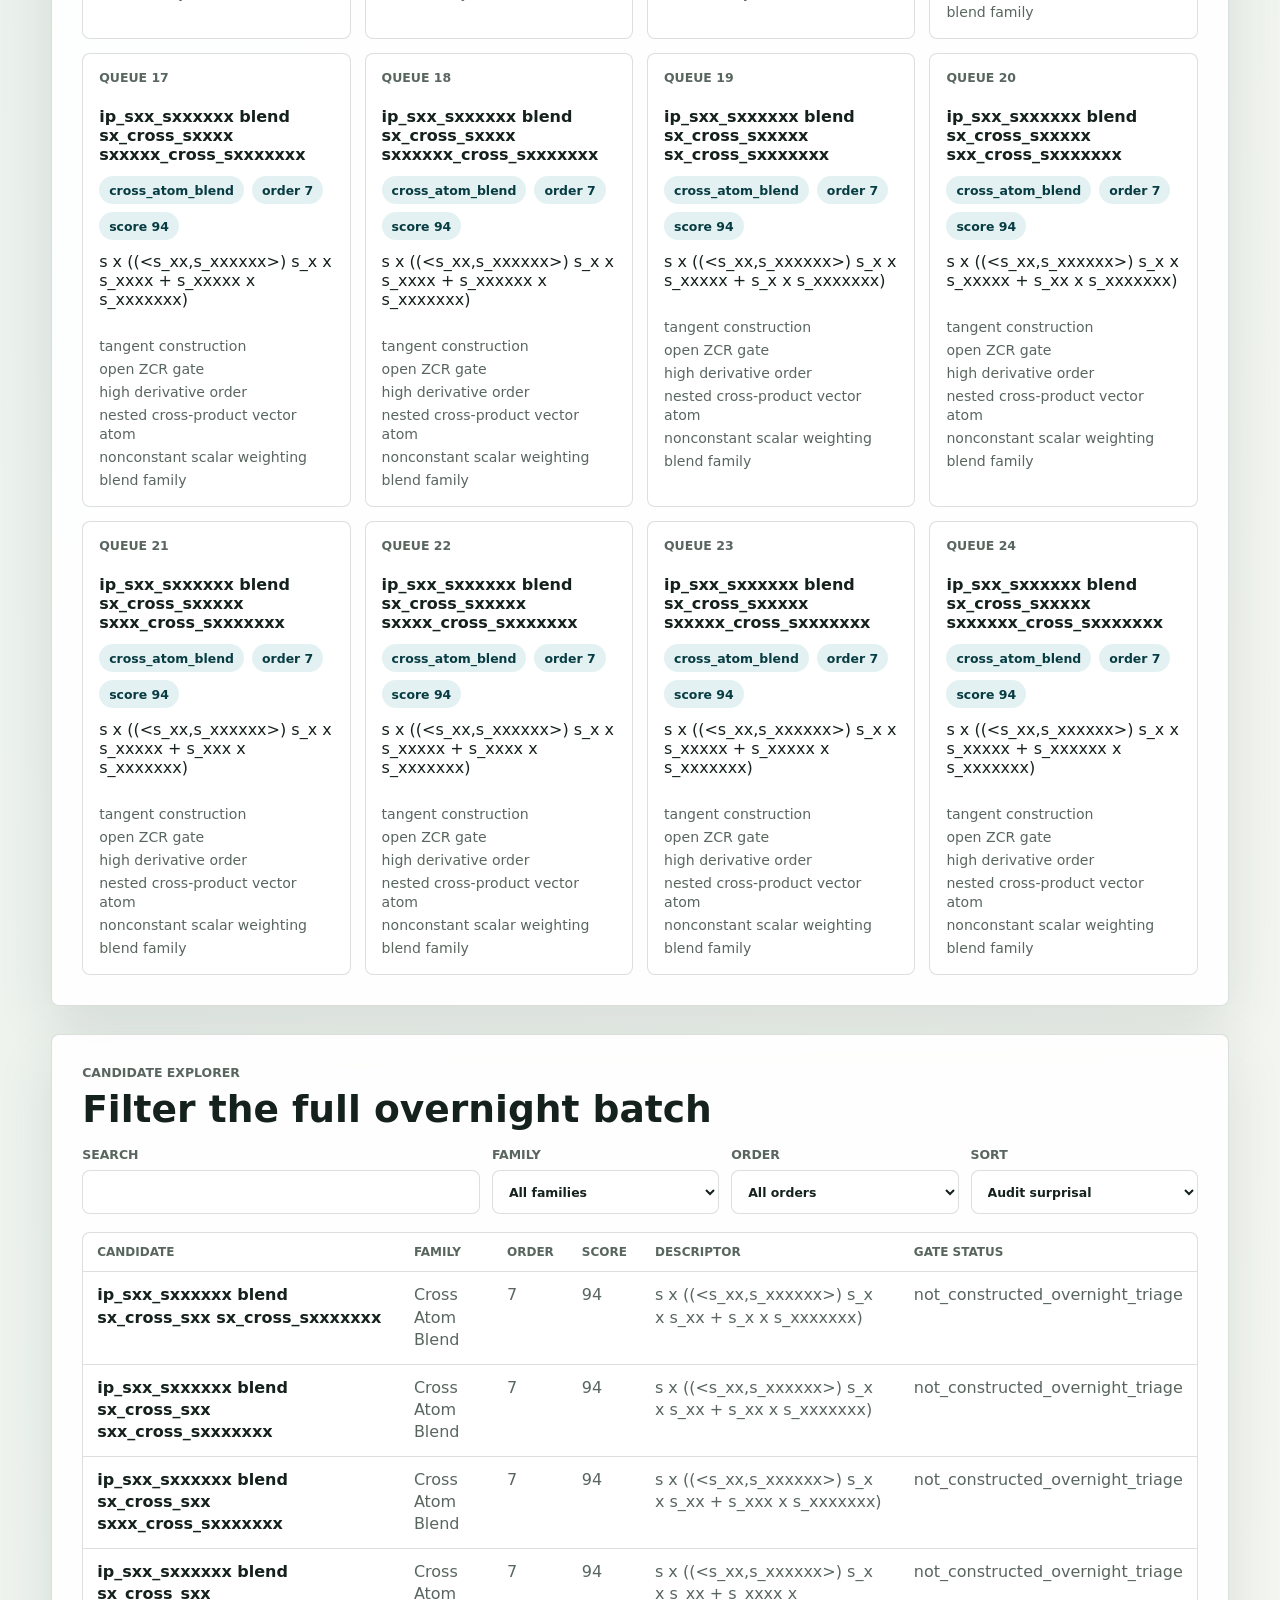
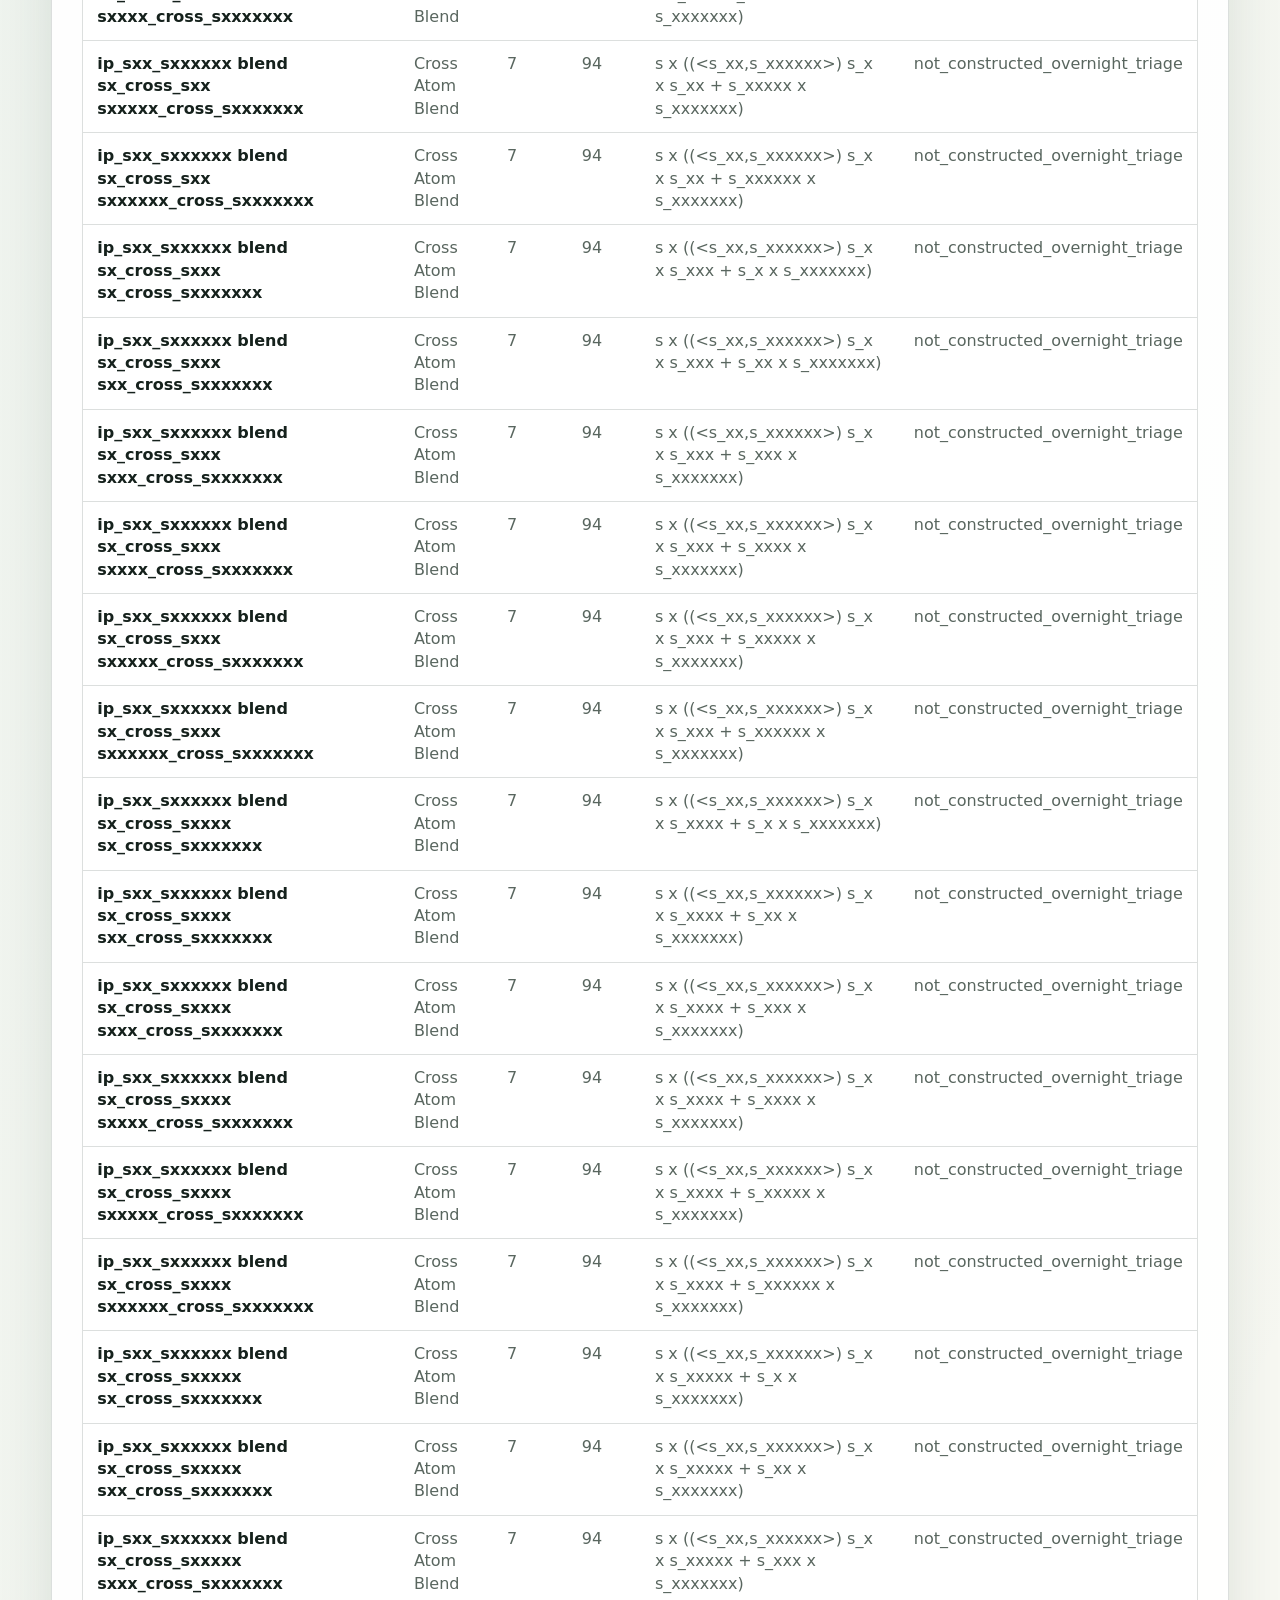
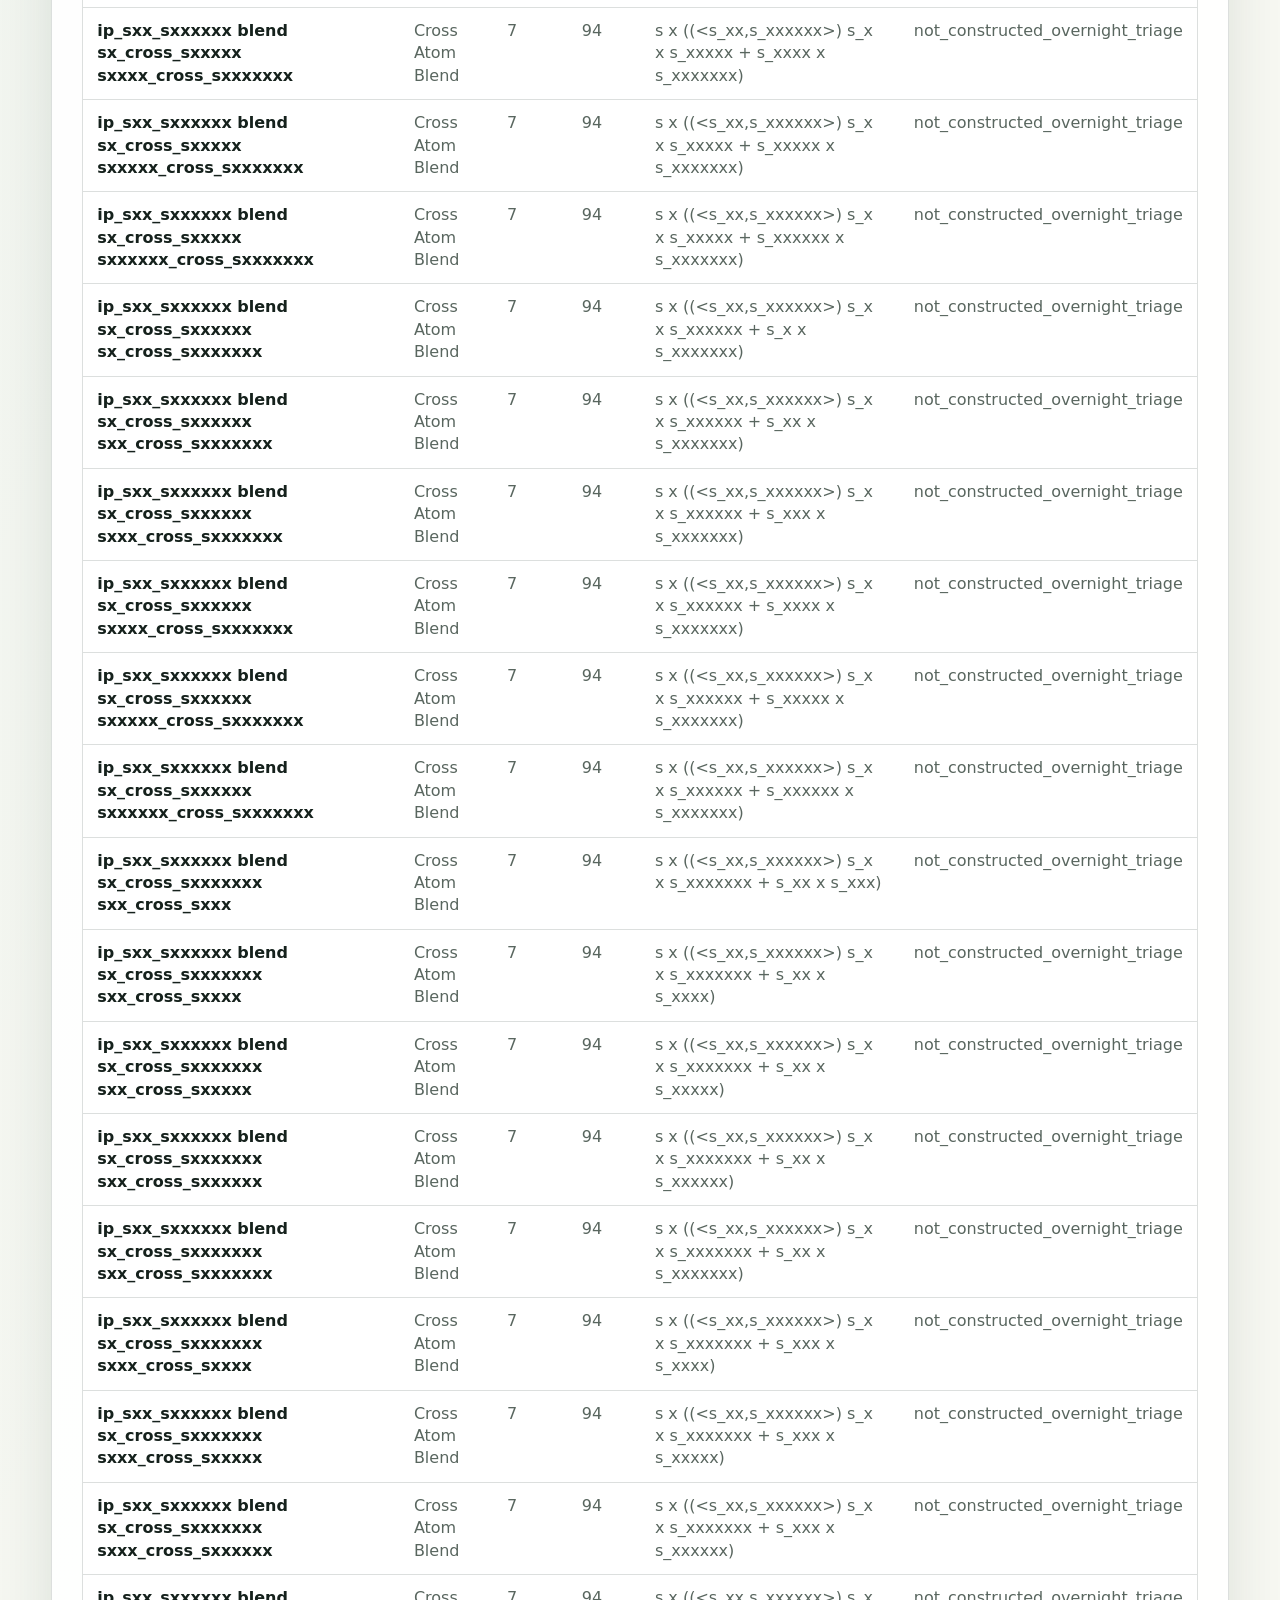
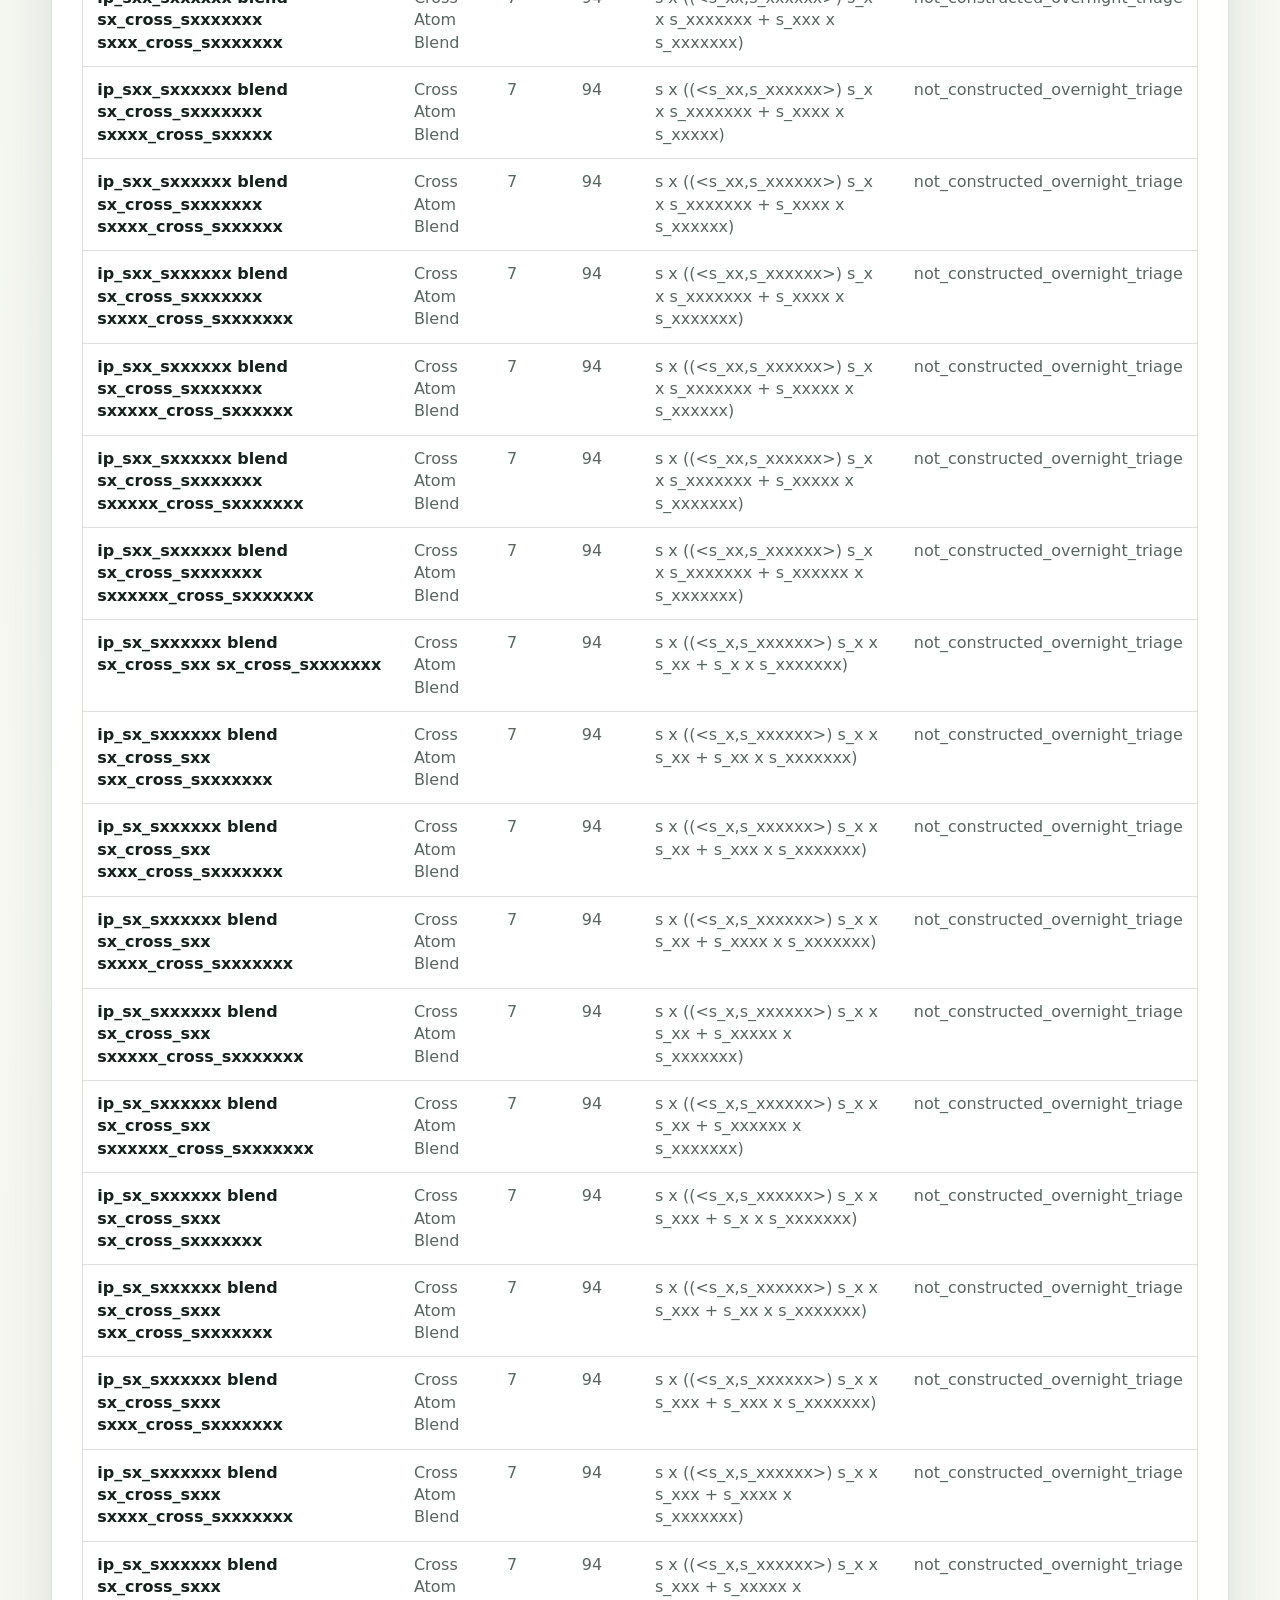
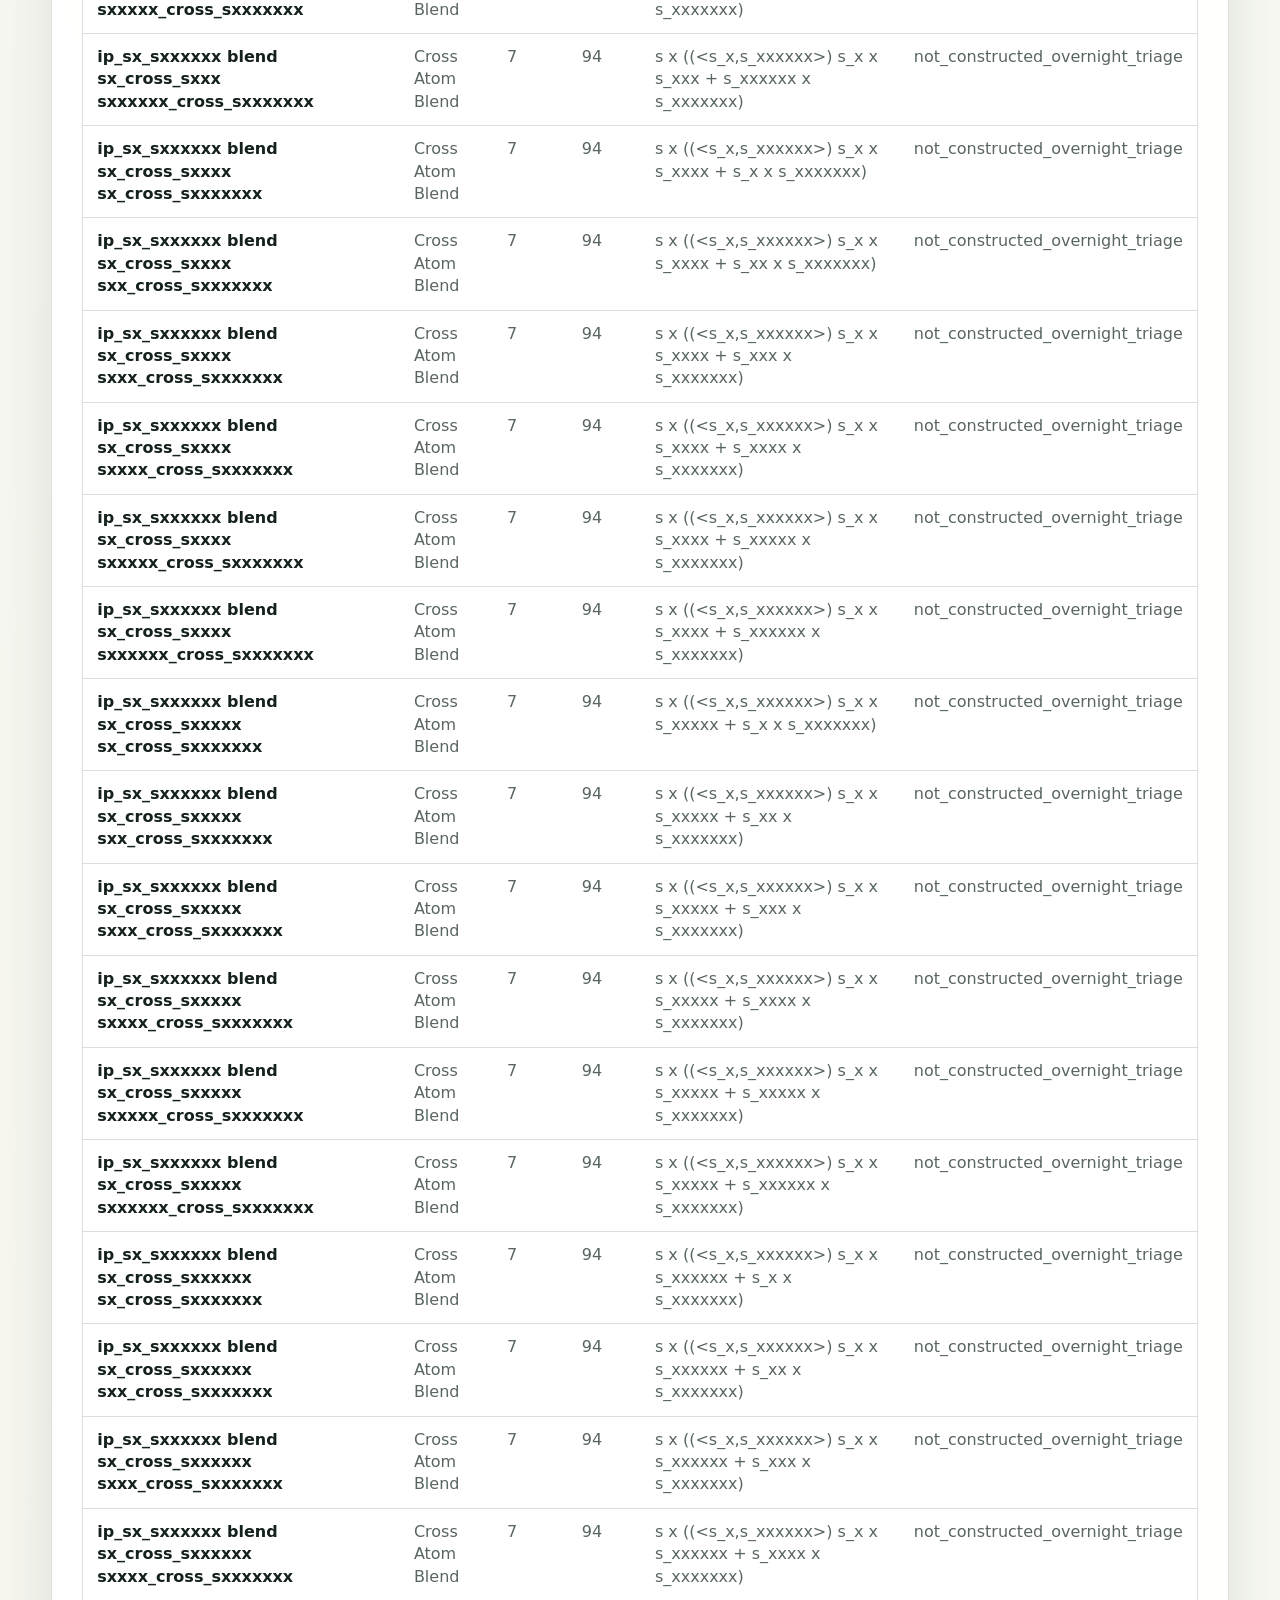
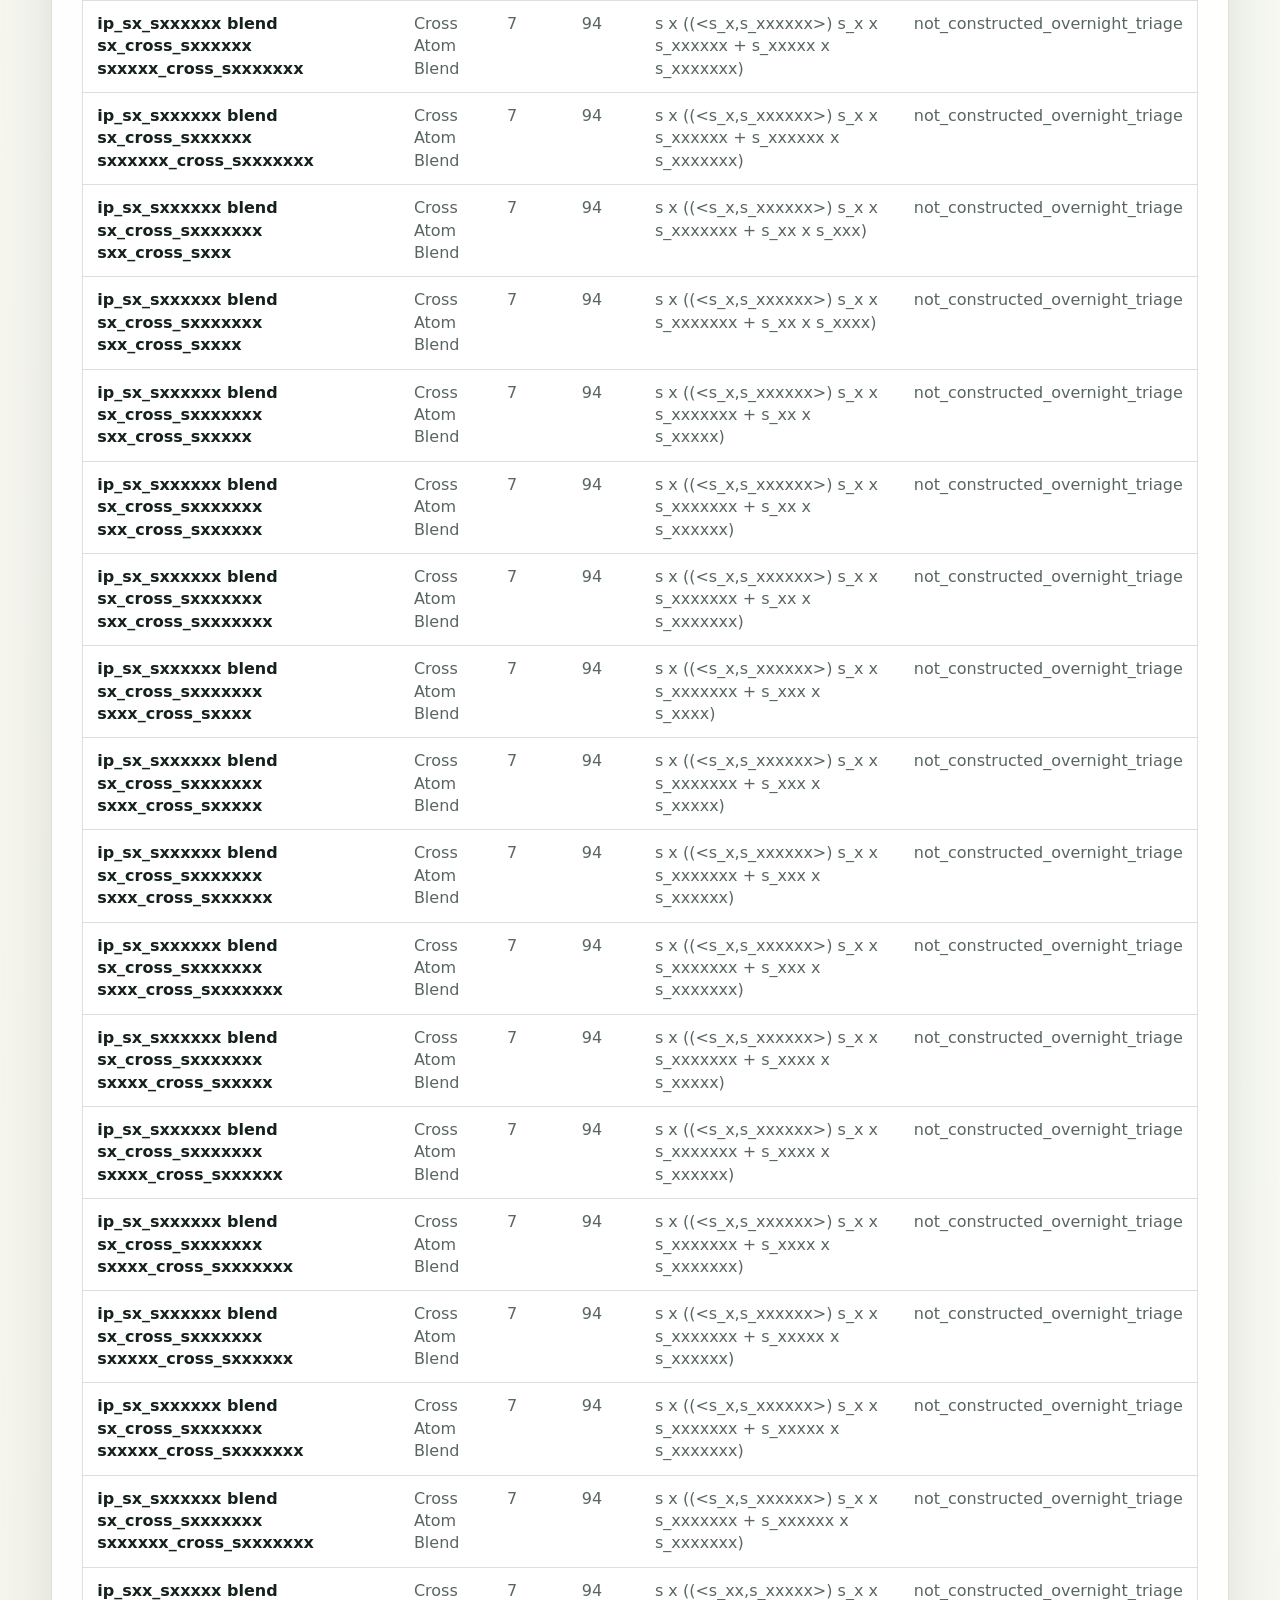
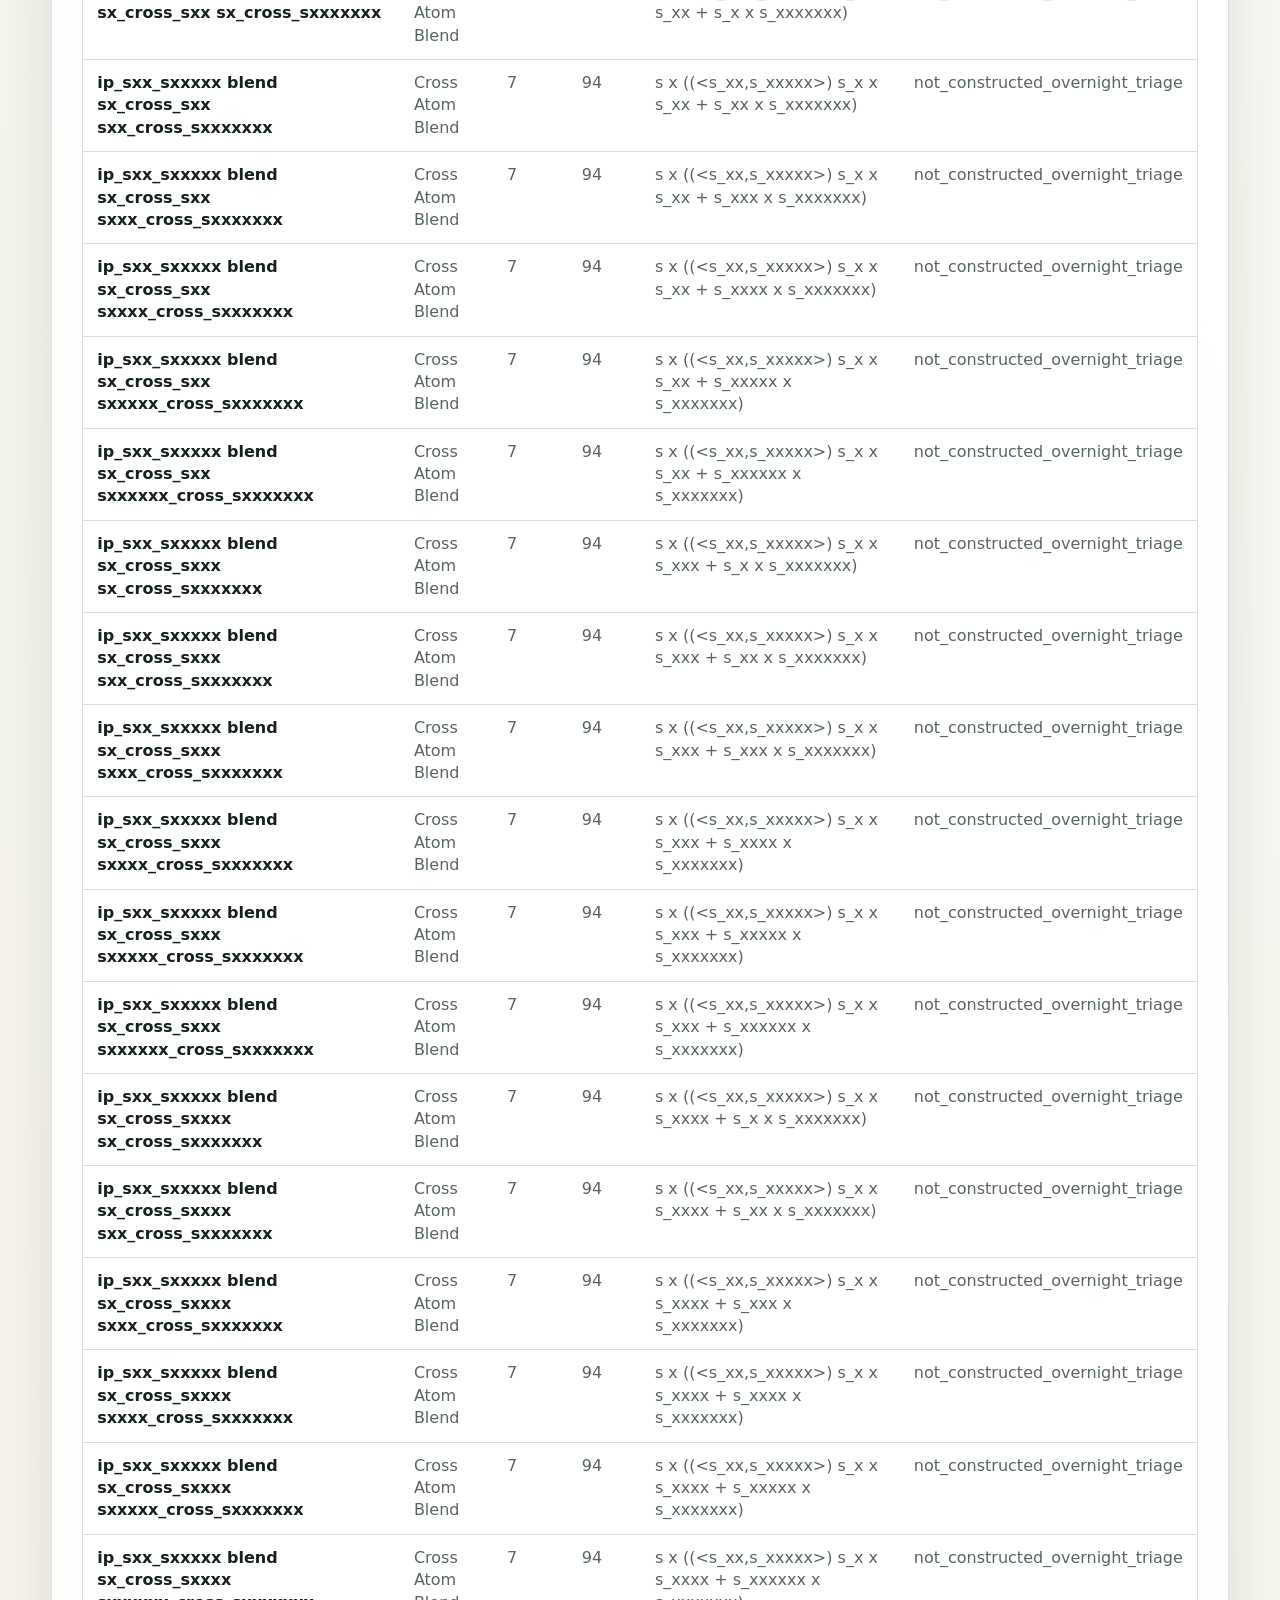
<file: web/overnight_report.html>
<!doctype html>
<html lang="en">
  <head>
    <meta charset="utf-8" />
    <meta name="viewport" content="width=device-width, initial-scale=1" />
    <title>LAXFORGE Overnight Evidence Report</title>
    <link rel="stylesheet" href="overnight_report.css?v=2" />
  </head>
  <body>
    <header class="report-hero">
      <div>
        <p class="eyebrow">LAXFORGE / OVERNIGHT-001</p>
        <h1>Wide Candidate Evidence Run</h1>
        <p class="hero-copy">
          A broad deterministic sweep of sphere-tangent descriptors, organized as
          evidence pressure rather than a promotion claim.
        </p>
      </div>
      <nav class="hero-links" aria-label="Report links">
        <a href="index.html">Evidence console</a>
        <a href="research_report.html">Research report</a>
      </nav>
    </header>

    <main>
      <section class="readout-band" id="executive-readout"></section>

      <section class="metric-grid" id="metric-grid" aria-label="Run metrics"></section>

      <section class="analysis-grid">
        <article class="analysis-panel" id="analysis-notes"></article>
        <article class="analysis-panel" id="next-actions"></article>
      </section>

      <section class="viz-grid">
        <article class="viz-panel">
          <div class="section-heading">
            <p class="eyebrow">Family pressure</p>
            <h2>Where the descriptors clustered</h2>
          </div>
          <div id="family-bars" class="bar-stack"></div>
        </article>

        <article class="viz-panel">
          <div class="section-heading">
            <p class="eyebrow">Derivative order</p>
            <h2>How high the sweep reached</h2>
          </div>
          <div id="order-bars" class="bar-stack compact"></div>
        </article>
      </section>

      <section class="gate-panel">
        <div class="section-heading">
          <p class="eyebrow">Gate audit</p>
          <h2>Supported evidence versus open gates</h2>
        </div>
        <div id="gate-grid" class="gate-grid"></div>
      </section>

      <section class="queue-panel">
        <div class="section-heading">
          <p class="eyebrow">Action queue</p>
          <h2>Highest-pressure candidates for solver work</h2>
        </div>
        <div id="action-queue" class="queue-grid"></div>
      </section>

      <section class="explorer-panel">
        <div class="section-heading">
          <p class="eyebrow">Candidate explorer</p>
          <h2>Filter the full overnight batch</h2>
        </div>
        <div class="filter-strip">
          <label>
            Search
            <input id="search-input" type="search" autocomplete="off" />
          </label>
          <label>
            Family
            <select id="family-filter"></select>
          </label>
          <label>
            Order
            <select id="order-filter"></select>
          </label>
          <label>
            Sort
            <select id="sort-select">
              <option value="surprisal">Audit surprisal</option>
              <option value="priority">Priority</option>
              <option value="order">Order</option>
              <option value="name">Name</option>
            </select>
          </label>
        </div>
        <div id="candidate-table" class="candidate-table"></div>
      </section>
    </main>

    <script src="overnight_data.js?v=2"></script>
    <script src="overnight_report.js?v=2"></script>
  </body>
</html>
</file>
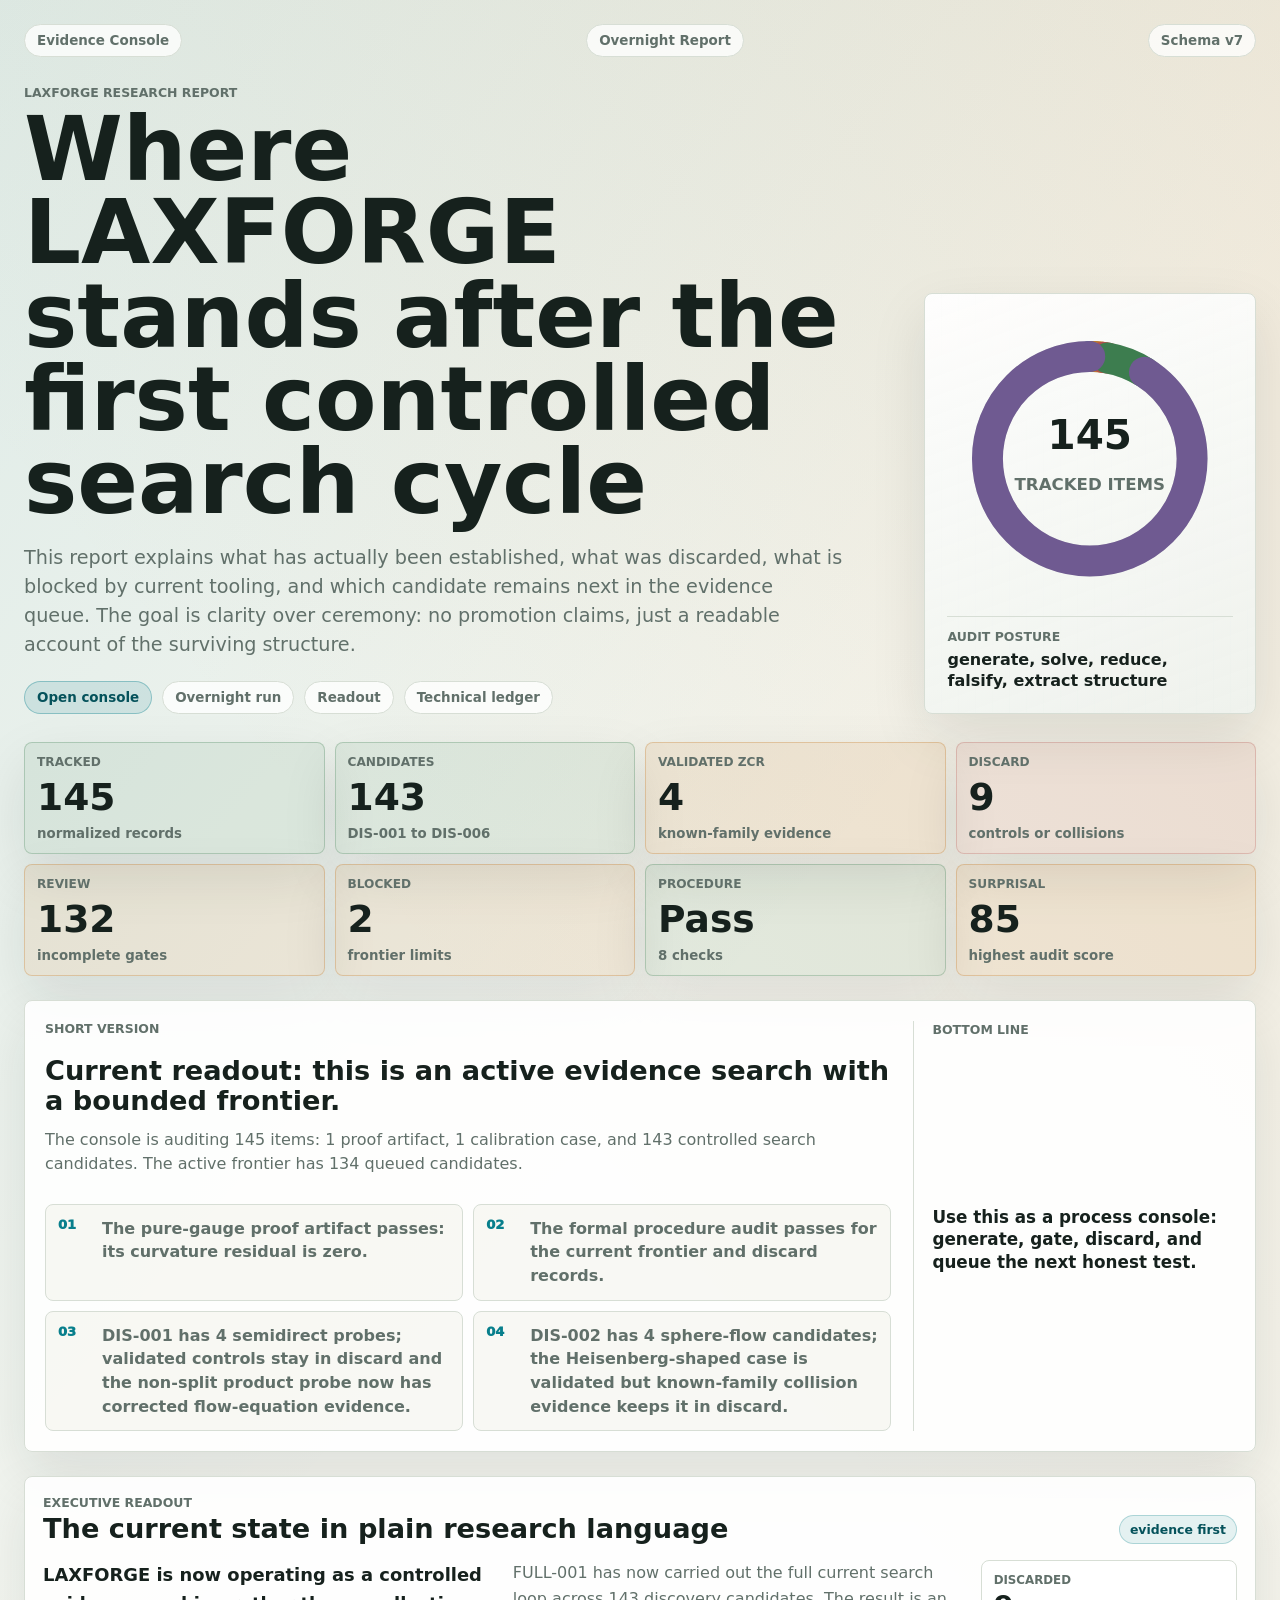
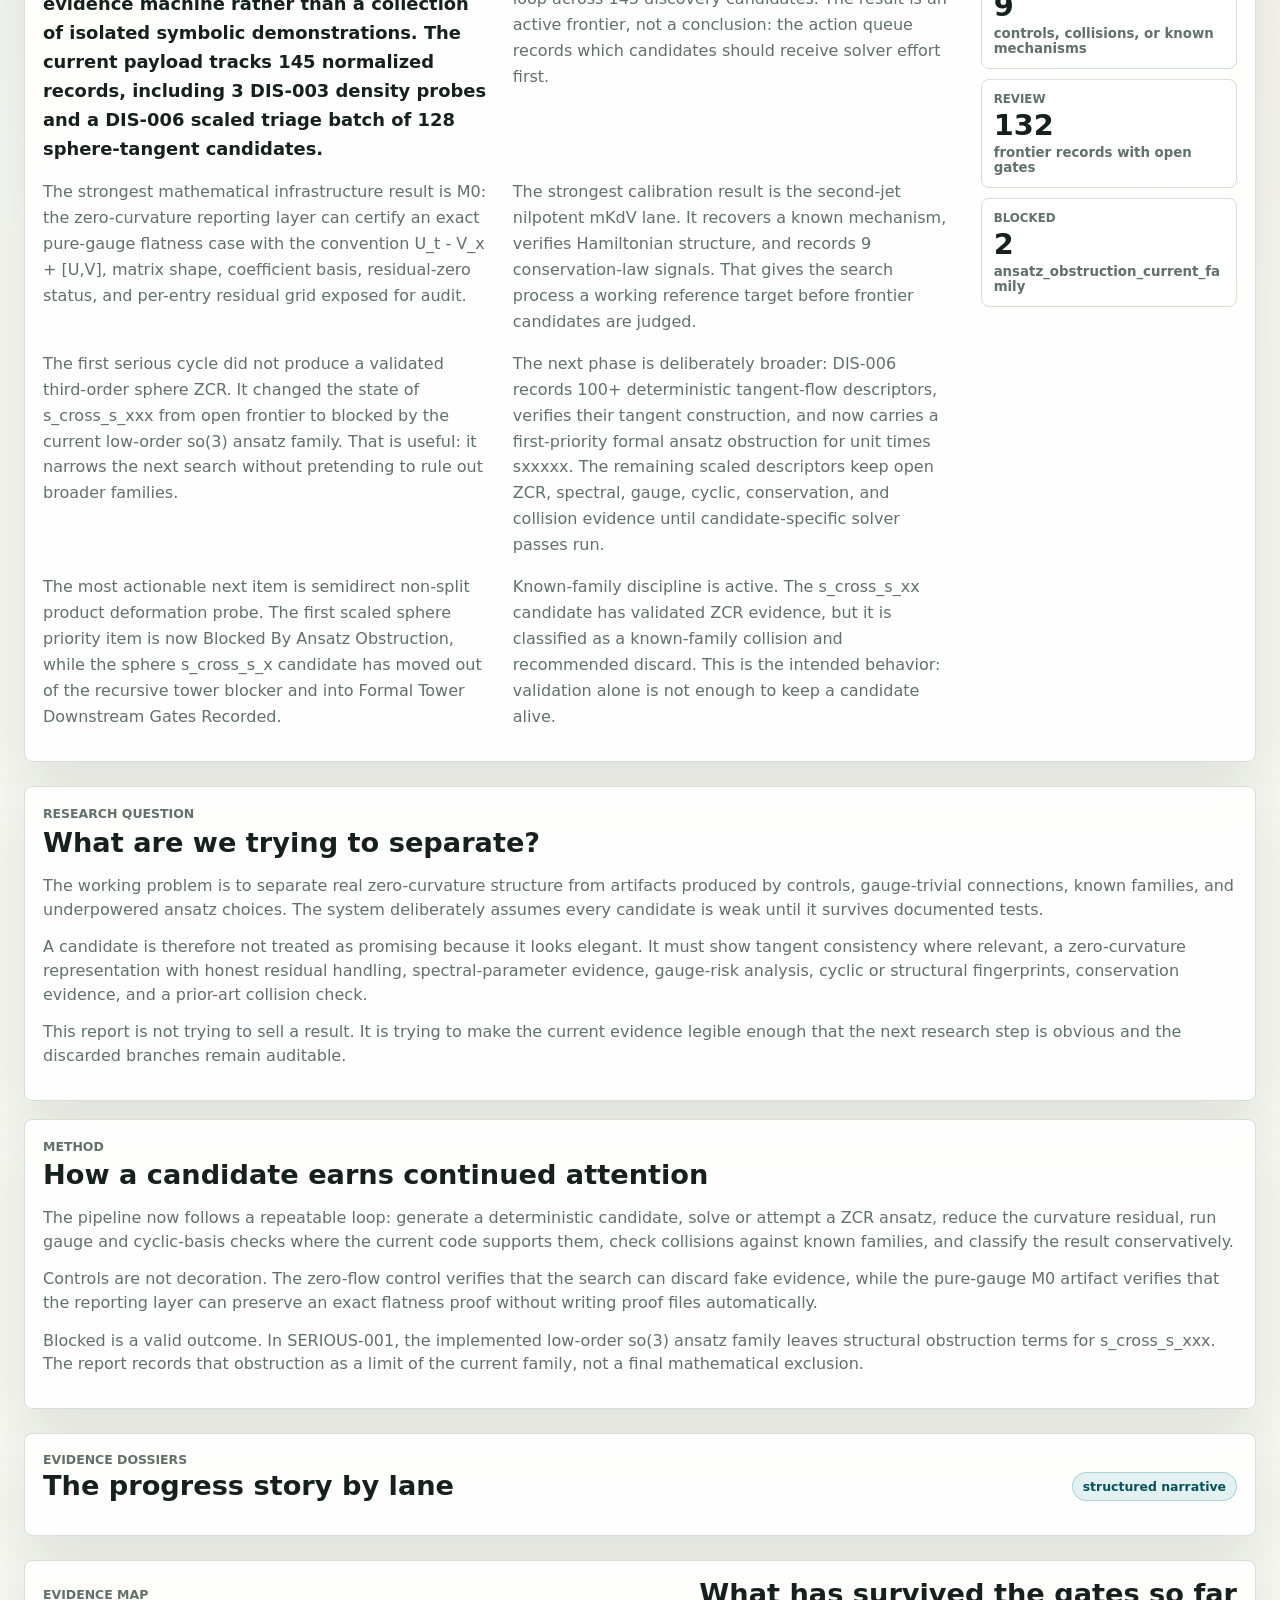
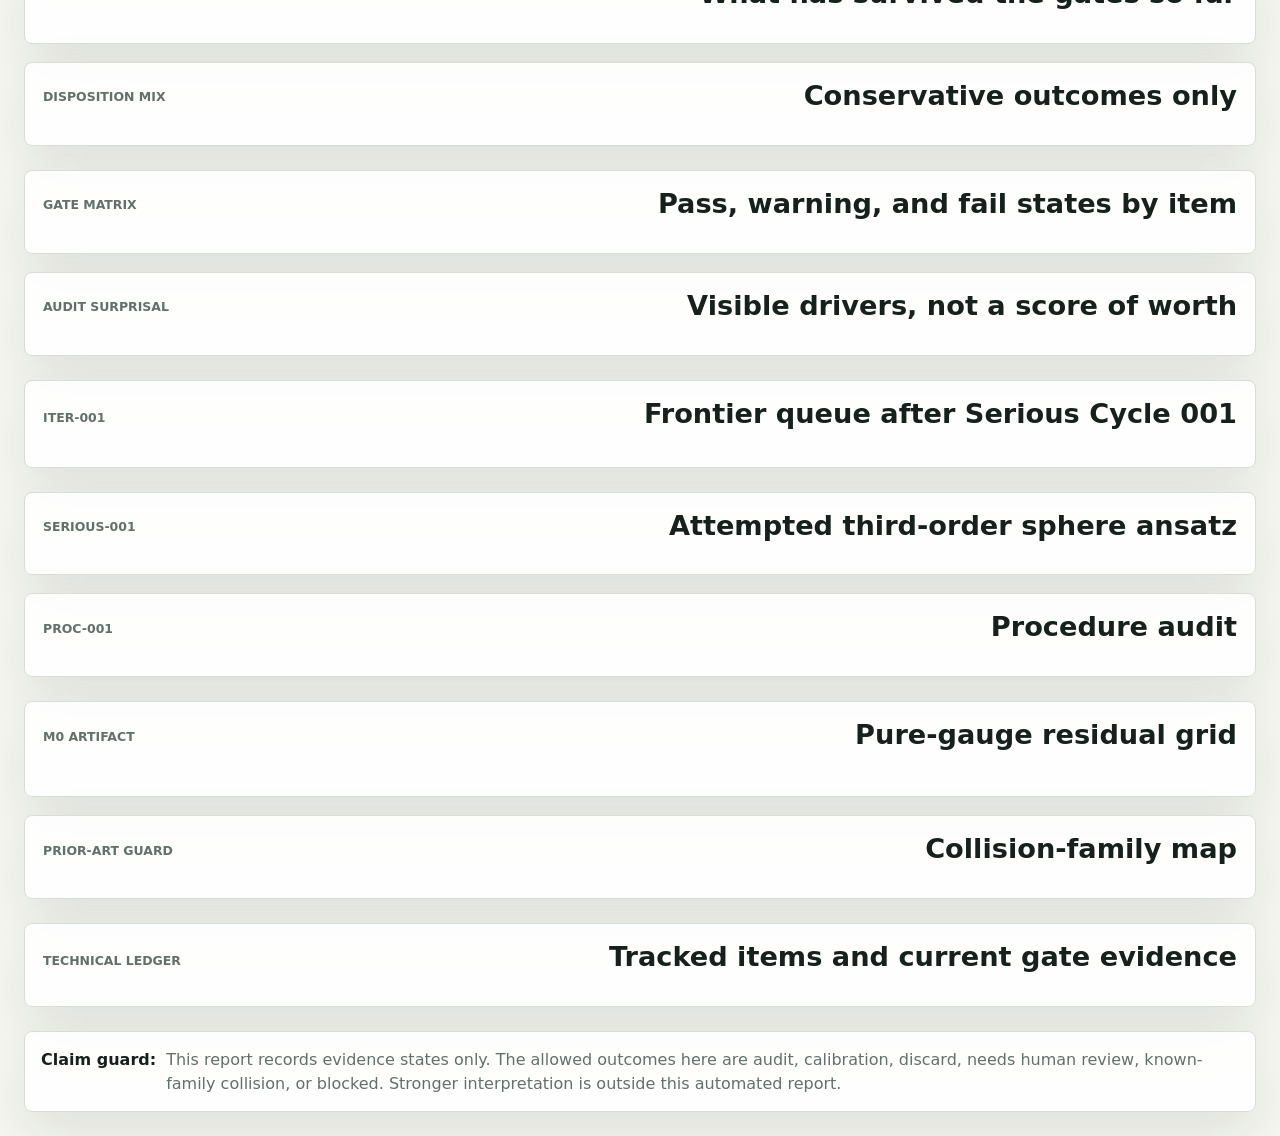
<file: web/research_report.html>
<!doctype html>
<html lang="en">
  <head>
    <meta charset="utf-8" />
    <meta name="viewport" content="width=device-width, initial-scale=1" />
    <title>LAXFORGE Research Progress Report</title>
    <link rel="stylesheet" href="research_report.css?v=4" />
    <script src="dashboard_data.js" defer></script>
    <script src="research_report.js?v=4" defer></script>
  </head>
  <body>
    <a class="skip-link" href="#report-main">Skip to report</a>
    <header class="report-hero">
      <nav class="report-nav" aria-label="Report navigation">
        <a href="index.html">Evidence Console</a>
        <a href="overnight_report.html">Overnight Report</a>
        <span id="schema-pill">Schema</span>
      </nav>
      <section class="hero-grid" aria-label="Report overview">
        <div class="hero-copy">
          <p class="eyebrow">LAXFORGE Research Report</p>
          <h1>Where LAXFORGE stands after the first controlled search cycle</h1>
          <p id="hero-lede">
            This report explains what has actually been established, what was discarded,
            what is blocked by current tooling, and which candidate remains next in the
            evidence queue. The goal is clarity over ceremony: no promotion claims, just
            a readable account of the surviving structure.
          </p>
          <div class="hero-actions" aria-label="Related views">
            <a href="index.html">Open console</a>
            <a href="overnight_report.html">Overnight run</a>
            <a href="#report-readout">Readout</a>
            <a href="#technical-ledger">Technical ledger</a>
          </div>
        </div>
        <aside class="hero-instrument" aria-label="Evidence instrument">
          <div class="instrument-ring" id="instrument-ring"></div>
          <div class="instrument-caption">
            <span>Audit posture</span>
            <strong>generate, solve, reduce, falsify, extract structure</strong>
          </div>
        </aside>
      </section>
      <section class="metric-strip" id="report-metrics" aria-label="Report metrics"></section>
    </header>

    <main id="report-main" class="report-shell">
      <section class="summary-band" id="report-summary" aria-label="Plain-language summary"></section>

      <section class="narrative-section" id="report-readout" aria-label="Executive research readout">
        <div class="section-title">
          <div>
            <p class="eyebrow">Executive Readout</p>
            <h2>The current state in plain research language</h2>
          </div>
          <span class="section-mark">evidence first</span>
        </div>
        <div id="report-readout-copy" class="readout-copy"></div>
      </section>

      <section class="report-grid narrative-grid" aria-label="Research interpretation">
        <article class="report-panel prose-panel">
          <div class="panel-heading">
            <div>
              <p class="eyebrow">Research Question</p>
              <h2>What are we trying to separate?</h2>
            </div>
          </div>
          <div id="report-question" class="prose-copy"></div>
        </article>
        <article class="report-panel prose-panel">
          <div class="panel-heading">
            <div>
              <p class="eyebrow">Method</p>
              <h2>How a candidate earns continued attention</h2>
            </div>
          </div>
          <div id="report-methods" class="prose-copy"></div>
        </article>
      </section>

      <section class="dossier-section" aria-label="Evidence dossiers">
        <div class="section-title">
          <div>
            <p class="eyebrow">Evidence Dossiers</p>
            <h2>The progress story by lane</h2>
          </div>
          <span class="section-mark">structured narrative</span>
        </div>
        <div id="report-dossiers" class="dossier-grid"></div>
      </section>

      <section class="report-grid two-column" aria-label="Current evidence picture">
        <article class="report-panel wide">
          <div class="panel-heading">
            <p class="eyebrow">Evidence Map</p>
            <h2>What has survived the gates so far</h2>
          </div>
          <div class="timeline" id="report-timeline"></div>
        </article>
        <article class="report-panel">
          <div class="panel-heading">
            <p class="eyebrow">Disposition Mix</p>
            <h2>Conservative outcomes only</h2>
          </div>
          <div id="report-disposition" class="bar-stack"></div>
        </article>
      </section>

      <section class="report-grid two-column" aria-label="Gate and frontier evidence">
        <article class="report-panel wide">
          <div class="panel-heading">
            <p class="eyebrow">Gate Matrix</p>
            <h2>Pass, warning, and fail states by item</h2>
          </div>
          <div id="report-gates" class="gate-matrix"></div>
        </article>
        <article class="report-panel">
          <div class="panel-heading">
            <p class="eyebrow">Audit Surprisal</p>
            <h2>Visible drivers, not a score of worth</h2>
          </div>
          <div id="report-surprisal" class="surprisal-stack"></div>
        </article>
      </section>

      <section class="frontier-band" aria-label="Frontier state">
        <div class="section-title">
          <p class="eyebrow">ITER-001</p>
          <h2>Frontier queue after Serious Cycle 001</h2>
        </div>
        <div id="report-frontier" class="frontier-cards"></div>
      </section>

      <section class="report-grid two-column" aria-label="Serious cycle and procedures">
        <article class="report-panel">
          <div class="panel-heading">
            <p class="eyebrow">SERIOUS-001</p>
            <h2>Attempted third-order sphere ansatz</h2>
          </div>
          <div id="report-cycle" class="cycle-panel"></div>
        </article>
        <article class="report-panel">
          <div class="panel-heading">
            <p class="eyebrow">PROC-001</p>
            <h2>Procedure audit</h2>
          </div>
          <div id="report-procedure" class="procedure-panel"></div>
        </article>
      </section>

      <section class="report-grid two-column" aria-label="Artifacts and collisions">
        <article class="report-panel">
          <div class="panel-heading">
            <p class="eyebrow">M0 Artifact</p>
            <h2>Pure-gauge residual grid</h2>
          </div>
          <div id="report-artifacts" class="artifact-panel"></div>
          <div id="report-residual" class="residual-grid"></div>
        </article>
        <article class="report-panel">
          <div class="panel-heading">
            <p class="eyebrow">Prior-Art Guard</p>
            <h2>Collision-family map</h2>
          </div>
          <div id="report-collisions" class="collision-radar"></div>
        </article>
      </section>

      <section class="ledger-section" id="technical-ledger" aria-label="Technical ledger">
        <div class="section-title">
          <p class="eyebrow">Technical Ledger</p>
          <h2>Tracked items and current gate evidence</h2>
        </div>
        <div id="report-ledger" class="ledger-table"></div>
      </section>

      <section class="claim-guard" aria-label="Claim guard">
        <strong>Claim guard:</strong>
        <span>
          This report records evidence states only. The allowed outcomes here are audit,
          calibration, discard, needs human review, known-family collision, or blocked.
          Stronger interpretation is outside this automated report.
        </span>
      </section>
    </main>
  </body>
</html>
</file>
<file: web/styles.css>
:root {
  color-scheme: light;
  --bg: #f4f6f2;
  --surface: #ffffff;
  --surface-strong: #eef3ef;
  --ink: #202521;
  --muted: #667067;
  --line: #d9dfd8;
  --teal: #087f8c;
  --green: #3d7d4f;
  --amber: #c27b29;
  --red: #b24f4b;
  --violet: #6f5a91;
  --shadow: 0 18px 45px rgba(32, 37, 33, 0.08);
  font-family:
    Inter, ui-sans-serif, system-ui, -apple-system, BlinkMacSystemFont, "Segoe UI", sans-serif;
}

* {
  box-sizing: border-box;
}

html {
  min-width: 320px;
  background: var(--bg);
}

body {
  margin: 0;
  color: var(--ink);
  background:
    linear-gradient(120deg, rgba(8, 127, 140, 0.08), transparent 38%),
    linear-gradient(240deg, rgba(194, 123, 41, 0.11), transparent 34%),
    var(--bg);
}

button,
input,
select {
  font: inherit;
}

button {
  color: inherit;
}

h1,
h2,
h3,
p {
  margin-top: 0;
}

h1 {
  margin-bottom: 0;
  font-size: clamp(2rem, 5vw, 4rem);
  line-height: 0.95;
  letter-spacing: 0;
}

h2,
h3 {
  margin-bottom: 0;
  letter-spacing: 0;
}

h2 {
  font-size: 1rem;
}

h3 {
  font-size: 0.95rem;
}

.app-shell {
  width: min(1560px, 100%);
  margin: 0 auto;
  padding: 24px;
}

.topbar {
  display: flex;
  align-items: end;
  justify-content: space-between;
  gap: 20px;
  padding: 10px 0 18px;
}

.top-actions {
  display: grid;
  justify-items: end;
  gap: 10px;
}

.eyebrow,
.section-label,
.detail-kicker,
.metric-card p,
.filter-strip span {
  margin: 0 0 7px;
  color: var(--muted);
  font-size: 0.76rem;
  font-weight: 800;
  letter-spacing: 0;
  text-transform: uppercase;
}

.run-strip,
.tabbar,
.chip-row,
.gate-row {
  display: flex;
  flex-wrap: wrap;
  gap: 8px;
}

.run-strip {
  justify-content: flex-end;
  max-width: 580px;
}

.run-pill,
.report-link,
.tabbar button,
.chip,
.gate-chip {
  border: 1px solid var(--line);
  border-radius: 999px;
  background: rgba(255, 255, 255, 0.76);
  color: var(--muted);
  font-size: 0.84rem;
  font-weight: 800;
  white-space: nowrap;
}

.report-link {
  padding: 8px 12px;
  border-color: rgba(8, 127, 140, 0.28);
  background: rgba(8, 127, 140, 0.1);
  color: #05525b;
  text-decoration: none;
}

.run-pill {
  padding: 7px 11px;
}

.tabbar {
  margin-bottom: 16px;
}

.tabbar button {
  min-height: 40px;
  padding: 0 14px;
  cursor: pointer;
}

.tabbar button.active {
  border-color: var(--teal);
  background: rgba(8, 127, 140, 0.13);
  color: #05525b;
}

.filter-strip {
  display: grid;
  grid-template-columns: minmax(220px, 1.25fr) repeat(4, minmax(150px, 1fr));
  gap: 12px;
  margin-bottom: 16px;
  padding: 12px;
  border: 1px solid var(--line);
  border-radius: 8px;
  background: rgba(255, 255, 255, 0.86);
  box-shadow: var(--shadow);
}

.filter-strip label {
  display: grid;
  gap: 4px;
}

.filter-strip input,
.filter-strip select {
  width: 100%;
  min-height: 42px;
  border: 1px solid var(--line);
  border-radius: 8px;
  background: var(--surface);
  color: var(--ink);
  padding: 0 11px;
}

.tab-panel {
  display: none;
}

.tab-panel.active {
  display: block;
}

.plain-summary {
  display: grid;
  grid-template-columns: minmax(0, 1fr) minmax(260px, 0.38fr);
  gap: 16px;
  margin-bottom: 16px;
  padding: 18px;
  border: 1px solid var(--line);
  border-radius: 8px;
  background: rgba(255, 255, 255, 0.92);
  box-shadow: var(--shadow);
}

.summary-copy {
  display: grid;
  gap: 10px;
}

.summary-copy h2 {
  max-width: 900px;
  font-size: clamp(1.25rem, 2.4vw, 2rem);
  line-height: 1.12;
}

.summary-copy p {
  max-width: 840px;
  margin-bottom: 0;
  color: var(--muted);
  font-size: 1rem;
  line-height: 1.45;
}

.summary-bullets {
  display: grid;
  grid-template-columns: repeat(2, minmax(0, 1fr));
  gap: 8px 14px;
  padding: 0;
  margin: 4px 0 0;
  list-style: none;
}

.summary-bullets li {
  border-left: 3px solid var(--teal);
  padding-left: 10px;
  color: var(--ink);
  font-size: 0.94rem;
  line-height: 1.42;
}

.summary-bottom {
  display: grid;
  align-content: center;
  gap: 8px;
  border-left: 1px solid var(--line);
  padding-left: 16px;
}

.summary-bottom span {
  color: var(--muted);
  font-size: 0.76rem;
  font-weight: 800;
  text-transform: uppercase;
}

.summary-bottom strong {
  font-size: 1.1rem;
  line-height: 1.32;
}

.metric-grid {
  display: grid;
  grid-template-columns: repeat(11, minmax(96px, 1fr));
  gap: 12px;
  margin-bottom: 16px;
}

.metric-card,
.candidate-card,
.frontier-card,
.procedure-step,
.audit-check,
.artifact-card,
.tool-panel,
.detail-panel,
.board-column {
  border: 1px solid var(--line);
  border-radius: 8px;
  background: rgba(255, 255, 255, 0.9);
  box-shadow: var(--shadow);
}

.metric-card {
  min-height: 112px;
  padding: 14px;
}

.metric-card strong {
  display: block;
  margin: 10px 0 6px;
  font-size: 1.9rem;
  line-height: 1;
}

.metric-card span {
  display: block;
  color: var(--muted);
  font-size: 0.82rem;
}

.metric-card[data-tone="pass"] {
  border-top: 4px solid var(--green);
}

.metric-card[data-tone="warn"] {
  border-top: 4px solid var(--amber);
}

.metric-card[data-tone="fail"] {
  border-top: 4px solid var(--red);
}

.metric-card[data-tone="inspect"] {
  border-top: 4px solid var(--violet);
}

.visual-grid {
  display: grid;
  grid-template-columns: 1.2fr 1.35fr 0.85fr;
  gap: 16px;
}

.workspace,
.split-view {
  display: grid;
  grid-template-columns: minmax(0, 1fr) 390px;
  gap: 16px;
  align-items: start;
}

.tool-panel,
.detail-panel,
.board-column {
  padding: 16px;
}

.tool-panel {
  min-height: 320px;
  overflow: hidden;
}

.detail-panel {
  position: sticky;
  top: 18px;
  display: grid;
  gap: 16px;
  max-height: calc(100vh - 36px);
  overflow: auto;
}

.panel-heading,
.board-heading {
  display: flex;
  align-items: baseline;
  justify-content: space-between;
  gap: 12px;
  margin-bottom: 12px;
}

.panel-heading span,
.board-heading span {
  color: var(--muted);
  font-size: 0.8rem;
  font-weight: 800;
}

.chart-slot,
.heatmap-slot {
  min-height: 240px;
}

.chart-slot.compact {
  min-height: 210px;
}

.board-panel {
  display: grid;
  grid-template-columns: repeat(4, minmax(220px, 1fr));
  gap: 14px;
  overflow-x: auto;
  padding-bottom: 4px;
}

.board-column {
  display: grid;
  align-content: start;
  gap: 10px;
  min-width: 220px;
  min-height: 420px;
}

.candidate-card,
.frontier-card {
  display: grid;
  gap: 12px;
  padding: 14px;
  cursor: pointer;
  text-align: left;
  transition:
    transform 140ms ease,
    border-color 140ms ease,
    box-shadow 140ms ease;
}

.candidate-card:hover,
.candidate-card.active,
.frontier-card:hover,
.frontier-card.active,
.artifact-card:hover,
.artifact-card.active {
  border-color: rgba(8, 127, 140, 0.72);
  transform: translateY(-1px);
}

.candidate-card.active,
.frontier-card.active,
.artifact-card.active {
  box-shadow: 0 16px 40px rgba(8, 127, 140, 0.16);
}

.candidate-title,
.frontier-heading {
  display: grid;
  gap: 8px;
}

.candidate-title small,
.frontier-heading small {
  color: var(--muted);
  font-size: 0.76rem;
  font-weight: 800;
  text-transform: uppercase;
}

.candidate-title strong,
.frontier-heading strong {
  font-size: 1rem;
  line-height: 1.25;
}

.chip,
.gate-chip {
  display: inline-flex;
  align-items: center;
  min-height: 28px;
  padding: 5px 9px;
}

.chip[data-tone="pass"],
.gate-chip[data-status="pass"] {
  color: #245a33;
  background: rgba(61, 125, 79, 0.14);
}

.chip[data-tone="warn"],
.gate-chip[data-status="warn"] {
  color: #74460d;
  background: rgba(194, 123, 41, 0.16);
}

.chip[data-tone="fail"],
.gate-chip[data-status="fail"] {
  color: #7a2e2b;
  background: rgba(178, 79, 75, 0.14);
}

.status-line {
  display: grid;
  gap: 8px;
}

.status-line p {
  margin: 0;
  color: var(--muted);
  font-size: 0.85rem;
  line-height: 1.45;
}

.surprisal-meter {
  display: grid;
  gap: 8px;
}

.score {
  display: flex;
  align-items: baseline;
  justify-content: space-between;
  gap: 10px;
}

.score strong {
  font-size: 1.8rem;
}

.score span {
  color: var(--muted);
  font-size: 0.78rem;
  font-weight: 800;
  text-transform: uppercase;
}

.bar-track {
  height: 10px;
  overflow: hidden;
  border-radius: 999px;
  background: #e4e8e0;
}

.bar-fill {
  height: 100%;
  border-radius: inherit;
  background: linear-gradient(90deg, var(--teal), var(--amber), var(--violet));
}

.surprisal-list {
  display: grid;
  gap: 11px;
}

.surprisal-row {
  display: grid;
  grid-template-columns: minmax(90px, 1fr) 48px;
  gap: 10px;
  align-items: center;
  width: 100%;
  border: 0;
  background: transparent;
  cursor: pointer;
  padding: 0;
  text-align: left;
}

.surprisal-row span {
  display: block;
  min-width: 0;
  overflow: hidden;
  color: var(--muted);
  font-size: 0.82rem;
  font-weight: 800;
  text-overflow: ellipsis;
  white-space: nowrap;
}

.gate-table {
  width: 100%;
  border-collapse: collapse;
  font-size: 0.84rem;
}

.gate-table th,
.gate-table td {
  border-bottom: 1px solid var(--line);
  padding: 9px 8px;
  text-align: center;
  white-space: nowrap;
}

.gate-table th:first-child,
.gate-table td:first-child {
  min-width: 178px;
  text-align: left;
}

.table-link {
  max-width: 240px;
  overflow: hidden;
  border: 0;
  background: transparent;
  cursor: pointer;
  color: var(--ink);
  font-weight: 800;
  text-align: left;
  text-overflow: ellipsis;
  white-space: nowrap;
}

.gate-cell {
  display: inline-grid;
  width: 28px;
  height: 28px;
  place-items: center;
  border: 0;
  border-radius: 6px;
  color: #ffffff;
  cursor: pointer;
  font-size: 0.72rem;
  font-weight: 900;
}

.gate-cell[data-status="pass"] {
  background: var(--green);
}

.gate-cell[data-status="warn"] {
  background: var(--amber);
}

.gate-cell[data-status="fail"] {
  background: var(--red);
}

.donut-wrap {
  display: grid;
  grid-template-columns: 150px 1fr;
  gap: 16px;
  align-items: center;
}

.legend {
  display: grid;
  gap: 9px;
}

.legend-item,
.collision-family {
  display: grid;
  grid-template-columns: 14px minmax(0, 1fr) auto;
  gap: 8px;
  align-items: center;
  color: var(--muted);
  font-size: 0.84rem;
  font-weight: 800;
}

.legend-swatch {
  width: 14px;
  height: 14px;
  border-radius: 4px;
}

.artifact-list,
.collision-map,
.frontier-list,
.procedure-list,
.audit-checks,
.procedure-steps {
  display: grid;
  gap: 12px;
}

.procedure-list {
  grid-template-columns: 1fr;
}

.audit-check {
  display: grid;
  grid-template-columns: 34px minmax(0, 1fr);
  align-items: start;
  padding: 12px;
  background: var(--surface);
}

.audit-check strong,
.procedure-step strong {
  display: block;
  line-height: 1.25;
}

.audit-check p,
.procedure-step p {
  margin: 6px 0 0;
  color: var(--muted);
  font-size: 0.86rem;
  line-height: 1.4;
}

.check-dot {
  display: grid;
  width: 26px;
  height: 26px;
  place-items: center;
  border-radius: 6px;
  color: #ffffff;
  font-size: 0.72rem;
  font-weight: 900;
}

.check-dot[data-status="pass"] {
  background: var(--green);
}

.check-dot[data-status="warn"] {
  background: var(--amber);
}

.check-dot[data-status="fail"] {
  background: var(--red);
}

.procedure-steps {
  grid-template-columns: repeat(2, minmax(220px, 1fr));
}

.procedure-step {
  padding: 12px;
  background: var(--surface);
}

.procedure-step small {
  display: block;
  margin-bottom: 8px;
  color: var(--muted);
  font-size: 0.74rem;
  font-weight: 800;
  text-transform: uppercase;
}

.process-strip {
  display: grid;
  grid-template-columns:
    minmax(130px, 0.45fr) minmax(96px, 0.25fr) minmax(96px, 0.25fr)
    minmax(220px, 1fr);
  gap: 10px;
}

.frontier-card {
  width: 100%;
  border-color: rgba(8, 127, 140, 0.26);
}

.frontier-card p {
  margin: 0;
  color: var(--ink);
  font-size: 0.9rem;
  line-height: 1.42;
}

.frontier-priority {
  display: flex;
  align-items: baseline;
  justify-content: space-between;
  gap: 12px;
}

.frontier-priority span {
  color: var(--muted);
  font-size: 0.76rem;
  font-weight: 800;
  text-transform: uppercase;
}

.frontier-priority strong {
  color: var(--teal);
  font-size: 2rem;
  line-height: 1;
}

.frontier-gaps {
  display: grid;
  gap: 7px;
  padding: 0;
  margin: 0;
  list-style: none;
}

.frontier-gaps li {
  border-left: 3px solid var(--amber);
  padding-left: 9px;
  color: var(--muted);
  font-size: 0.84rem;
  line-height: 1.38;
}

.artifact-card {
  display: grid;
  gap: 10px;
  width: 100%;
  padding: 14px;
  cursor: pointer;
  text-align: left;
}

.artifact-card span {
  color: var(--muted);
  font-size: 0.86rem;
  font-weight: 800;
}

.collision-family {
  grid-template-columns: 14px minmax(180px, 1fr) 32px minmax(140px, 0.75fr);
  width: 100%;
  min-height: 48px;
  border: 1px solid var(--line);
  border-radius: 8px;
  background: var(--surface);
  cursor: pointer;
  padding: 10px;
  text-align: left;
}

.collision-family.active {
  border-color: var(--teal);
  background: rgba(8, 127, 140, 0.1);
}

.detail-panel h2 {
  font-size: 1.16rem;
  line-height: 1.25;
}

.detail-grid {
  display: grid;
  grid-template-columns: repeat(2, minmax(0, 1fr));
  gap: 10px;
}

.detail-stat {
  border: 1px solid var(--line);
  border-radius: 8px;
  padding: 10px;
  background: var(--surface);
}

.detail-stat strong {
  display: block;
  margin-top: 4px;
  overflow-wrap: anywhere;
  font-size: 0.98rem;
}

.detail-list {
  display: grid;
  gap: 8px;
  padding: 0;
  margin: 0;
  list-style: none;
}

.detail-list li {
  border-left: 3px solid var(--line);
  padding-left: 10px;
  color: var(--muted);
  font-size: 0.88rem;
  line-height: 1.45;
}

.proof-block {
  display: grid;
  gap: 10px;
}

.residual-grid {
  display: grid;
  grid-template-columns: repeat(2, minmax(48px, 1fr));
  gap: 6px;
}

.residual-cell {
  display: grid;
  min-height: 32px;
  place-items: center;
  border-radius: 6px;
  font-size: 0.74rem;
  font-weight: 900;
}

.residual-cell[data-status="pass"] {
  color: #245a33;
  background: rgba(61, 125, 79, 0.16);
}

.residual-cell[data-status="fail"] {
  color: #7a2e2b;
  background: rgba(178, 79, 75, 0.14);
}

.empty-state {
  padding: 18px;
  border: 1px dashed var(--line);
  border-radius: 8px;
  color: var(--muted);
  font-weight: 800;
}

@media (max-width: 1280px) {
  .metric-grid {
    grid-template-columns: repeat(3, minmax(160px, 1fr));
  }

  .visual-grid,
  .workspace,
  .split-view {
    grid-template-columns: 1fr;
  }

  .detail-panel {
    position: static;
    max-height: none;
  }
}

@media (max-width: 860px) {
  .app-shell {
    padding: 14px;
  }

  .topbar {
    align-items: start;
    flex-direction: column;
  }

  .top-actions {
    justify-items: start;
    width: 100%;
  }

  .run-strip {
    justify-content: flex-start;
  }

  .filter-strip,
  .plain-summary,
  .metric-grid,
  .visual-grid,
  .donut-wrap,
  .detail-grid,
  .process-strip {
    grid-template-columns: 1fr;
  }

  .summary-bullets {
    grid-template-columns: 1fr;
  }

  .summary-bottom {
    border-left: 0;
    border-top: 1px solid var(--line);
    padding-top: 14px;
    padding-left: 0;
  }

  .board-panel {
    grid-template-columns: 1fr;
    overflow-x: visible;
  }

  .collision-family {
    grid-template-columns: 14px minmax(0, 1fr) 32px;
  }

  .procedure-steps {
    grid-template-columns: 1fr;
  }

  .collision-family .bar-track {
    grid-column: 1 / -1;
  }
}
</file>
<file: web/campaign_monitor.css>
:root {
  color-scheme: dark;
  --bg: #07100f;
  --panel: #10201e;
  --panel-2: #142925;
  --line: #29413c;
  --text: #edf7f2;
  --muted: #9db5ae;
  --green: #53d48b;
  --amber: #e6ba5a;
  --red: #e26d5a;
  --cyan: #6fc9d4;
  --ink: #07100f;
}

* {
  box-sizing: border-box;
}

body {
  margin: 0;
  min-height: 100vh;
  background:
    radial-gradient(circle at top left, rgba(111, 201, 212, 0.18), transparent 30rem),
    linear-gradient(135deg, #07100f 0%, #0d1818 48%, #111d18 100%);
  color: var(--text);
  font-family:
    Inter, ui-sans-serif, system-ui, -apple-system, BlinkMacSystemFont, "Segoe UI", sans-serif;
}

.shell {
  width: min(1440px, 100%);
  margin: 0 auto;
  padding: 24px;
}

.hero {
  display: grid;
  grid-template-columns: minmax(0, 1fr) auto;
  gap: 24px;
  align-items: end;
  padding: 28px 0 22px;
}

.eyebrow {
  margin: 0 0 8px;
  color: var(--cyan);
  font-size: 0.78rem;
  font-weight: 800;
  letter-spacing: 0;
}

h1,
h2,
p {
  margin: 0;
}

h1 {
  font-size: clamp(2rem, 4vw, 4.8rem);
  line-height: 0.95;
  letter-spacing: 0;
}

h2 {
  font-size: 1rem;
  letter-spacing: 0;
}

.lede {
  max-width: 820px;
  margin-top: 14px;
  color: var(--muted);
  line-height: 1.58;
}

.status-panel {
  display: grid;
  justify-items: end;
  gap: 8px;
  color: var(--muted);
  font-size: 0.88rem;
}

.pill {
  display: inline-flex;
  align-items: center;
  justify-content: center;
  min-width: 112px;
  min-height: 34px;
  border: 1px solid var(--line);
  border-radius: 999px;
  padding: 6px 12px;
  color: var(--ink);
  background: var(--amber);
  font-weight: 800;
}

.pill.pass {
  background: var(--green);
}

.pill.fail {
  background: var(--red);
}

.metric-grid {
  display: grid;
  grid-template-columns: repeat(6, minmax(0, 1fr));
  gap: 12px;
}

.metric,
.panel {
  border: 1px solid var(--line);
  border-radius: 8px;
  background: rgba(16, 32, 30, 0.88);
  box-shadow: 0 18px 40px rgba(0, 0, 0, 0.18);
}

.metric {
  min-height: 118px;
  padding: 18px;
  display: grid;
  align-content: space-between;
}

.metric span {
  color: var(--muted);
  font-size: 0.8rem;
  font-weight: 700;
}

.metric strong {
  font-size: clamp(1.75rem, 3vw, 3rem);
  line-height: 1;
}

.live-grid {
  display: grid;
  grid-template-columns: 1.35fr 1fr 1fr;
  gap: 14px;
  margin-top: 14px;
}

.panel {
  min-width: 0;
  padding: 18px;
}

.panel.wide {
  min-height: 360px;
}

.panel + .panel,
.live-grid + .panel {
  margin-top: 14px;
}

.panel-heading {
  display: flex;
  justify-content: space-between;
  gap: 12px;
  align-items: start;
  margin-bottom: 16px;
}

.panel-heading p,
.panel-heading code {
  margin-top: 5px;
  color: var(--muted);
  font-size: 0.82rem;
}

.bar-list {
  display: grid;
  gap: 10px;
}

.bar-row {
  display: grid;
  gap: 6px;
}

.bar-meta {
  display: flex;
  justify-content: space-between;
  gap: 12px;
  color: var(--muted);
  font-size: 0.82rem;
}

.bar-track {
  height: 16px;
  overflow: hidden;
  border-radius: 999px;
  background: #071311;
  border: 1px solid #213632;
}

.bar-fill {
  width: 0%;
  height: 100%;
  border-radius: inherit;
  background: linear-gradient(90deg, var(--cyan), var(--green));
  transition: width 260ms ease;
}

.compact .bar-track {
  height: 12px;
}

.attempt-stream {
  display: grid;
  gap: 10px;
  max-height: 520px;
  overflow: auto;
  padding-right: 4px;
}

.attempt {
  display: grid;
  grid-template-columns: minmax(0, 1fr) auto;
  gap: 12px;
  min-height: 82px;
  border: 1px solid #263d38;
  border-radius: 8px;
  background: var(--panel-2);
  padding: 12px;
}

.attempt h3 {
  margin: 0 0 6px;
  font-size: 0.95rem;
  letter-spacing: 0;
  overflow-wrap: anywhere;
}

.attempt p {
  color: var(--muted);
  font-size: 0.82rem;
  line-height: 1.45;
  overflow-wrap: anywhere;
}

.tags {
  display: flex;
  flex-wrap: wrap;
  justify-content: flex-end;
  gap: 6px;
  align-content: start;
}

.tag {
  border-radius: 999px;
  border: 1px solid var(--line);
  padding: 5px 8px;
  color: var(--muted);
  font-size: 0.75rem;
  white-space: nowrap;
}

.tag.good {
  color: var(--green);
  border-color: rgba(83, 212, 139, 0.45);
}

.tag.warn {
  color: var(--amber);
  border-color: rgba(230, 186, 90, 0.45);
}

.tag.stop {
  color: var(--red);
  border-color: rgba(226, 109, 90, 0.45);
}

.path-readout {
  min-height: 48px;
  overflow: auto;
  color: var(--muted);
  border: 1px solid #263d38;
  border-radius: 8px;
  padding: 12px;
  background: #071311;
  white-space: pre-wrap;
}

@media (max-width: 1100px) {
  .metric-grid {
    grid-template-columns: repeat(3, minmax(0, 1fr));
  }

  .live-grid {
    grid-template-columns: 1fr;
  }
}

@media (max-width: 720px) {
  .shell {
    padding: 16px;
  }

  .hero {
    grid-template-columns: 1fr;
  }

  .status-panel {
    justify-items: start;
  }

  .metric-grid {
    grid-template-columns: repeat(2, minmax(0, 1fr));
  }

  .attempt {
    grid-template-columns: 1fr;
  }

  .tags {
    justify-content: flex-start;
  }
}
</file>
<file: web/overnight_report.css>
:root {
  --ink: #15211c;
  --muted: #59665f;
  --paper: #f7f8f2;
  --panel: rgba(255, 255, 255, 0.9);
  --line: rgba(37, 57, 49, 0.16);
  --teal: #0f7c86;
  --green: #34784d;
  --amber: #bd7931;
  --red: #af4f49;
  --violet: #695ea8;
  --shadow: 0 20px 55px rgba(37, 57, 49, 0.12);
}

* {
  box-sizing: border-box;
}

body {
  margin: 0;
  color: var(--ink);
  background:
    linear-gradient(115deg, rgba(15, 124, 134, 0.09), transparent 42%),
    linear-gradient(70deg, rgba(189, 121, 49, 0.08), transparent 48%),
    var(--paper);
  font-family:
    Inter, ui-sans-serif, system-ui, -apple-system, BlinkMacSystemFont, "Segoe UI", sans-serif;
  overflow-x: hidden;
}

a {
  color: inherit;
}

.report-hero {
  min-height: 340px;
  display: grid;
  grid-template-columns: minmax(0, 1fr) auto;
  gap: 28px;
  align-items: end;
  padding: 54px clamp(20px, 5vw, 72px) 40px;
  border-bottom: 1px solid var(--line);
}

.eyebrow {
  margin: 0 0 10px;
  color: var(--muted);
  font-size: 0.78rem;
  font-weight: 850;
  letter-spacing: 0;
  text-transform: uppercase;
}

h1,
h2,
h3,
p {
  margin-top: 0;
}

h1 {
  max-width: 900px;
  margin-bottom: 18px;
  font-size: clamp(3rem, 9vw, 7.4rem);
  line-height: 0.88;
}

h2 {
  margin-bottom: 12px;
  font-size: clamp(1.4rem, 3vw, 2.35rem);
  line-height: 1.04;
}

.hero-copy {
  max-width: 680px;
  color: var(--muted);
  font-size: 1.15rem;
  line-height: 1.55;
}

.hero-links {
  display: flex;
  flex-wrap: wrap;
  gap: 10px;
  justify-content: flex-end;
}

.hero-links a {
  min-height: 42px;
  display: inline-grid;
  place-items: center;
  padding: 0 18px;
  border: 1px solid rgba(15, 124, 134, 0.28);
  border-radius: 999px;
  background: rgba(255, 255, 255, 0.8);
  color: #073c42;
  font-weight: 850;
  text-decoration: none;
}

main {
  display: grid;
  gap: 28px;
  padding: 28px clamp(16px, 4vw, 64px) 64px;
}

.readout-band,
.analysis-panel,
.viz-panel,
.gate-panel,
.queue-panel,
.explorer-panel,
.metric-card,
.queue-card {
  border: 1px solid var(--line);
  border-radius: 8px;
  background: var(--panel);
  box-shadow: var(--shadow);
}

.readout-band {
  width: 100%;
  max-width: 100%;
  overflow: hidden;
  display: grid;
  grid-template-columns: minmax(0, 1.2fr) minmax(260px, 0.8fr);
  gap: 28px;
  padding: clamp(22px, 4vw, 42px);
}

.readout-band > *,
.analysis-panel,
.viz-panel,
.gate-panel,
.queue-panel,
.explorer-panel,
.metric-card,
.queue-card {
  min-width: 0;
}

.readout-band strong {
  color: #031a1e;
}

.readout-band p {
  max-width: 100%;
  color: var(--muted);
  font-size: 1.06rem;
  line-height: 1.65;
  overflow-wrap: anywhere;
  word-break: break-word;
}

.plain-verdict {
  display: grid;
  align-content: center;
  padding-left: 26px;
  border-left: 1px solid var(--line);
}

.plain-verdict strong {
  display: block;
  font-size: clamp(2rem, 5vw, 4rem);
  line-height: 1;
}

.metric-grid {
  display: grid;
  grid-template-columns: repeat(6, minmax(130px, 1fr));
  gap: 14px;
}

.metric-card {
  min-height: 122px;
  display: grid;
  gap: 8px;
  align-content: start;
  padding: 18px;
  box-shadow: none;
}

.metric-card span {
  color: var(--muted);
  font-size: 0.74rem;
  font-weight: 850;
  text-transform: uppercase;
}

.metric-card strong {
  font-size: clamp(1.8rem, 4vw, 3rem);
  line-height: 1;
}

.metric-card small {
  color: var(--muted);
  font-weight: 750;
  line-height: 1.35;
}

.metric-card[data-tone="pass"] {
  border-top: 5px solid var(--green);
}

.metric-card[data-tone="warn"] {
  border-top: 5px solid var(--amber);
}

.metric-card[data-tone="fail"] {
  border-top: 5px solid var(--red);
}

.metric-card[data-tone="inspect"] {
  border-top: 5px solid var(--violet);
}

.analysis-grid,
.viz-grid {
  display: grid;
  grid-template-columns: repeat(2, minmax(0, 1fr));
  gap: 20px;
}

.analysis-panel,
.viz-panel,
.gate-panel,
.queue-panel,
.explorer-panel {
  padding: clamp(20px, 3vw, 30px);
}

.analysis-panel ul,
.analysis-panel ol {
  margin: 0;
  padding-left: 20px;
  color: var(--muted);
  line-height: 1.62;
}

.section-heading {
  margin-bottom: 18px;
}

.bar-stack {
  display: grid;
  gap: 12px;
}

.bar-row {
  display: grid;
  grid-template-columns: minmax(180px, 0.42fr) minmax(0, 1fr) 64px;
  gap: 12px;
  align-items: center;
}

.bar-label {
  min-width: 0;
  overflow-wrap: anywhere;
  color: var(--muted);
  font-weight: 800;
}

.bar-track {
  min-height: 18px;
  overflow: hidden;
  border-radius: 999px;
  background: rgba(21, 33, 28, 0.08);
}

.bar-fill {
  min-height: 18px;
  border-radius: 999px;
  background: linear-gradient(90deg, var(--teal), var(--violet));
}

.bar-value {
  text-align: right;
  font-weight: 850;
}

.compact .bar-row {
  grid-template-columns: 82px minmax(0, 1fr) 56px;
}

.gate-grid {
  display: grid;
  grid-template-columns: repeat(7, minmax(110px, 1fr));
  gap: 12px;
}

.gate-tile {
  min-height: 124px;
  display: grid;
  gap: 8px;
  align-content: start;
  padding: 14px;
  border: 1px solid var(--line);
  border-radius: 8px;
  background: rgba(255, 255, 255, 0.72);
}

.gate-tile h3 {
  margin-bottom: 0;
  font-size: 1rem;
}

.gate-counts {
  display: grid;
  gap: 6px;
  color: var(--muted);
  font-size: 0.88rem;
  font-weight: 800;
}

.gate-counts span {
  display: flex;
  justify-content: space-between;
  gap: 8px;
}

.queue-grid {
  display: grid;
  grid-template-columns: repeat(4, minmax(0, 1fr));
  gap: 14px;
}

.queue-card {
  min-height: 230px;
  display: grid;
  gap: 12px;
  align-content: start;
  padding: 16px;
  box-shadow: none;
}

.queue-card h3 {
  margin-bottom: 0;
  overflow-wrap: anywhere;
  font-size: 1rem;
}

.pill-row {
  display: flex;
  flex-wrap: wrap;
  gap: 8px;
}

.pill {
  display: inline-grid;
  min-height: 28px;
  place-items: center;
  padding: 0 10px;
  border-radius: 999px;
  background: rgba(15, 124, 134, 0.11);
  color: #073c42;
  font-size: 0.78rem;
  font-weight: 850;
}

.driver-list {
  display: grid;
  gap: 4px;
  color: var(--muted);
  font-size: 0.88rem;
  line-height: 1.35;
}

.filter-strip {
  display: grid;
  grid-template-columns: minmax(220px, 1.4fr) repeat(3, minmax(150px, 0.8fr));
  gap: 12px;
  margin-bottom: 18px;
}

.filter-strip label {
  display: grid;
  gap: 8px;
  color: var(--muted);
  font-size: 0.78rem;
  font-weight: 850;
  text-transform: uppercase;
}

input,
select {
  width: 100%;
  min-height: 44px;
  border: 1px solid var(--line);
  border-radius: 8px;
  background: white;
  color: var(--ink);
  font: inherit;
  padding: 0 12px;
}

.candidate-table {
  overflow: auto;
  border: 1px solid var(--line);
  border-radius: 8px;
  background: white;
}

table {
  width: 100%;
  min-width: 920px;
  border-collapse: collapse;
}

th,
td {
  padding: 12px 14px;
  border-bottom: 1px solid var(--line);
  text-align: left;
  vertical-align: top;
}

th {
  color: var(--muted);
  font-size: 0.75rem;
  text-transform: uppercase;
}

td {
  color: var(--muted);
  line-height: 1.4;
}

td:first-child {
  color: var(--ink);
  font-weight: 850;
}

@media (max-width: 1100px) {
  .metric-grid {
    grid-template-columns: repeat(3, minmax(130px, 1fr));
  }

  .queue-grid {
    grid-template-columns: repeat(2, minmax(0, 1fr));
  }

  .gate-grid {
    grid-template-columns: repeat(3, minmax(110px, 1fr));
  }
}

@media (max-width: 760px) {
  .report-hero,
  .readout-band,
  .analysis-grid,
  .viz-grid {
    grid-template-columns: 1fr;
  }

  .report-hero {
    min-height: auto;
    padding-top: 34px;
  }

  .hero-links {
    justify-content: flex-start;
  }

  .plain-verdict {
    padding-left: 0;
    border-left: 0;
    border-top: 1px solid var(--line);
    padding-top: 20px;
  }

  .readout-band {
    max-width: calc(100vw - 32px);
  }

  .metric-grid,
  .queue-grid,
  .gate-grid,
  .filter-strip {
    grid-template-columns: 1fr;
  }

  .bar-row,
  .compact .bar-row {
    grid-template-columns: 1fr;
  }

  .bar-value {
    text-align: left;
  }
}
</file>
<file: web/research_report.css>
:root {
  color-scheme: light;
  --paper: #f6f7f1;
  --surface: #ffffff;
  --surface-ink: #16211d;
  --muted: #61706a;
  --line: #d7ded5;
  --teal: #087f8c;
  --green: #3d7d4f;
  --amber: #c27b29;
  --red: #b24f4b;
  --violet: #6f5a91;
  --blue: #356b9b;
  --shadow: 0 22px 55px rgba(22, 33, 29, 0.1);
  font-family:
    Inter, ui-sans-serif, system-ui, -apple-system, BlinkMacSystemFont, "Segoe UI", sans-serif;
}

* {
  box-sizing: border-box;
}

html {
  min-width: 320px;
  scroll-behavior: smooth;
}

body {
  margin: 0;
  color: var(--surface-ink);
  background:
    linear-gradient(130deg, rgba(8, 127, 140, 0.1), transparent 32%),
    linear-gradient(230deg, rgba(194, 123, 41, 0.12), transparent 34%),
    var(--paper);
}

a {
  color: inherit;
}

button,
input,
select {
  font: inherit;
}

h1,
h2,
h3,
p {
  margin-top: 0;
}

h1,
h2,
h3 {
  letter-spacing: 0;
}

h1 {
  max-width: 980px;
  margin-bottom: 18px;
  font-size: clamp(2.45rem, 7vw, 5.7rem);
  line-height: 0.93;
}

h2 {
  margin-bottom: 0;
  font-size: clamp(1.18rem, 2.2vw, 1.7rem);
  line-height: 1.1;
}

h3 {
  margin-bottom: 0;
  font-size: 1rem;
}

.skip-link {
  position: absolute;
  left: 16px;
  top: 16px;
  z-index: 10;
  transform: translateY(-160%);
  border: 1px solid var(--line);
  border-radius: 8px;
  background: var(--surface);
  padding: 8px 10px;
  font-weight: 800;
}

.skip-link:focus {
  transform: translateY(0);
}

.report-hero,
.report-shell {
  width: min(1620px, 100%);
  margin: 0 auto;
  padding: 24px;
}

.report-hero {
  min-height: 72vh;
  display: grid;
  align-content: space-between;
  gap: 28px;
}

.report-nav {
  display: flex;
  align-items: center;
  justify-content: space-between;
  gap: 16px;
}

.report-nav a,
#schema-pill,
.hero-actions a,
.tag,
.state-pill {
  border: 1px solid var(--line);
  border-radius: 999px;
  background: rgba(255, 255, 255, 0.78);
  color: var(--muted);
  font-size: 0.84rem;
  font-weight: 850;
  text-decoration: none;
  white-space: nowrap;
}

.report-nav a,
#schema-pill,
.hero-actions a {
  padding: 8px 12px;
}

.hero-grid {
  display: grid;
  grid-template-columns: minmax(0, 1fr) minmax(320px, 0.38fr);
  gap: 28px;
  align-items: end;
}

.hero-copy {
  min-width: 0;
}

.eyebrow {
  margin-bottom: 8px;
  color: var(--muted);
  font-size: 0.78rem;
  font-weight: 900;
  letter-spacing: 0;
  text-transform: uppercase;
}

#hero-lede {
  max-width: 820px;
  color: var(--muted);
  font-size: clamp(1.02rem, 1.5vw, 1.3rem);
  line-height: 1.52;
}

.hero-actions {
  display: flex;
  flex-wrap: wrap;
  gap: 10px;
  margin-top: 22px;
}

.hero-actions a:first-child {
  border-color: rgba(8, 127, 140, 0.35);
  background: rgba(8, 127, 140, 0.12);
  color: #05525b;
}

.hero-instrument {
  display: grid;
  gap: 14px;
  justify-items: center;
  min-width: 0;
  border: 1px solid var(--line);
  border-radius: 8px;
  background:
    linear-gradient(160deg, rgba(255, 255, 255, 0.93), rgba(238, 243, 239, 0.82)),
    repeating-linear-gradient(90deg, transparent 0 16px, rgba(8, 127, 140, 0.04) 16px 17px);
  box-shadow: var(--shadow);
  padding: 22px;
}

.instrument-ring {
  width: min(360px, 100%);
  aspect-ratio: 1;
}

.instrument-ring svg {
  width: 100%;
  height: 100%;
  display: block;
}

.instrument-caption {
  display: grid;
  gap: 6px;
  width: 100%;
  border-top: 1px solid var(--line);
  padding-top: 12px;
}

.instrument-caption span {
  color: var(--muted);
  font-size: 0.78rem;
  font-weight: 900;
  text-transform: uppercase;
}

.instrument-caption strong {
  line-height: 1.3;
}

.metric-strip {
  display: grid;
  grid-template-columns: repeat(8, minmax(120px, 1fr));
  gap: 10px;
}

.metric-tile,
.report-panel,
.summary-band,
.narrative-section,
.dossier-section,
.frontier-band,
.ledger-section,
.claim-guard {
  border: 1px solid var(--line);
  border-radius: 8px;
  background: rgba(255, 255, 255, 0.9);
  box-shadow: var(--shadow);
}

.metric-tile {
  min-height: 112px;
  display: grid;
  align-content: space-between;
  padding: 12px;
  overflow: hidden;
}

.metric-tile span {
  color: var(--muted);
  font-size: 0.76rem;
  font-weight: 900;
  text-transform: uppercase;
}

.metric-tile strong {
  font-size: clamp(1.45rem, 3vw, 2.35rem);
  line-height: 1;
}

.metric-tile small {
  color: var(--muted);
  font-weight: 760;
  overflow-wrap: anywhere;
}

.metric-tile[data-tone="pass"] {
  border-color: rgba(61, 125, 79, 0.28);
  background: rgba(61, 125, 79, 0.1);
}

.metric-tile[data-tone="warn"] {
  border-color: rgba(194, 123, 41, 0.3);
  background: rgba(194, 123, 41, 0.12);
}

.metric-tile[data-tone="fail"] {
  border-color: rgba(178, 79, 75, 0.26);
  background: rgba(178, 79, 75, 0.1);
}

.report-shell {
  display: grid;
  gap: 24px;
  padding-top: 0;
}

.summary-band {
  display: grid;
  grid-template-columns: minmax(0, 1fr) minmax(260px, 0.38fr);
  gap: 22px;
  padding: 20px;
}

.summary-copy {
  display: grid;
  gap: 12px;
}

.summary-copy p:not(.eyebrow),
.summary-bottom,
.report-panel p,
.frontier-card p,
.cycle-panel,
.procedure-panel,
.artifact-panel,
.claim-guard,
.ledger-table {
  color: var(--muted);
  line-height: 1.48;
}

.summary-bullets {
  display: grid;
  grid-template-columns: repeat(2, minmax(0, 1fr));
  gap: 9px 16px;
  margin: 0;
  padding: 0;
  list-style: none;
}

.summary-bullets li {
  border-left: 4px solid rgba(8, 127, 140, 0.28);
  padding-left: 10px;
  color: var(--surface-ink);
  font-weight: 760;
}

.summary-insights {
  display: grid;
  grid-template-columns: repeat(2, minmax(0, 1fr));
  gap: 10px;
}

.summary-insight {
  display: grid;
  grid-template-columns: 34px minmax(0, 1fr);
  gap: 10px;
  min-height: 82px;
  border: 1px solid var(--line);
  border-radius: 8px;
  background: rgba(246, 247, 241, 0.78);
  padding: 12px;
}

.summary-insight span {
  color: var(--teal);
  font-size: 0.82rem;
  font-weight: 950;
}

.summary-insight p {
  margin-bottom: 0;
  color: var(--surface-ink);
  font-weight: 760;
}

.summary-bottom {
  display: grid;
  gap: 8px;
  border-left: 1px solid var(--line);
  padding-left: 18px;
}

.summary-bottom span {
  color: var(--muted);
  font-size: 0.78rem;
  font-weight: 900;
  text-transform: uppercase;
}

.summary-bottom strong {
  color: var(--surface-ink);
  font-size: 1.05rem;
  line-height: 1.34;
}

.report-grid {
  display: grid;
  gap: 18px;
}

.two-column {
  grid-template-columns: minmax(0, 1.35fr) minmax(340px, 0.65fr);
}

.narrative-grid {
  grid-template-columns: repeat(2, minmax(0, 1fr));
}

.report-panel,
.narrative-section,
.dossier-section,
.frontier-band,
.ledger-section {
  min-width: 0;
  padding: 18px;
}

.panel-heading,
.section-title {
  display: flex;
  align-items: end;
  justify-content: space-between;
  gap: 18px;
  margin-bottom: 16px;
}

.panel-heading .eyebrow,
.section-title .eyebrow {
  margin-bottom: 4px;
}

.section-mark {
  width: fit-content;
  border: 1px solid rgba(8, 127, 140, 0.26);
  border-radius: 999px;
  background: rgba(8, 127, 140, 0.1);
  color: #05525b;
  padding: 6px 10px;
  font-size: 0.78rem;
  font-weight: 900;
  white-space: nowrap;
}

.readout-copy {
  display: grid;
  grid-template-columns: minmax(0, 1fr) minmax(240px, 0.28fr);
  gap: 22px;
}

.readout-prose,
.prose-copy,
.dossier-copy {
  color: var(--muted);
  font-size: 1rem;
  line-height: 1.62;
}

.readout-prose {
  display: grid;
  grid-template-columns: repeat(2, minmax(0, 1fr));
  gap: 2px 24px;
}

.readout-prose p,
.prose-copy p,
.dossier-copy p {
  margin-bottom: 14px;
}

.readout-prose p:first-child {
  color: var(--surface-ink);
  font-size: clamp(1.08rem, 1.4vw, 1.28rem);
  font-weight: 780;
}

.readout-rail {
  display: grid;
  gap: 10px;
  align-self: start;
}

.rail-stat {
  display: grid;
  gap: 5px;
  border: 1px solid var(--line);
  border-radius: 8px;
  background: var(--surface);
  padding: 12px;
}

.rail-stat span,
.mini-stat span {
  color: var(--muted);
  font-size: 0.74rem;
  font-weight: 900;
  text-transform: uppercase;
}

.rail-stat strong {
  color: var(--surface-ink);
  font-size: 1.8rem;
  line-height: 1;
}

.rail-stat small {
  color: var(--muted);
  font-weight: 760;
  overflow-wrap: anywhere;
}

.prose-panel {
  display: grid;
  align-content: start;
}

.dossier-grid {
  display: grid;
  grid-template-columns: repeat(3, minmax(0, 1fr));
  gap: 14px;
}

.dossier-card {
  display: grid;
  grid-template-rows: auto 1fr auto;
  gap: 14px;
  min-height: 340px;
  border: 1px solid var(--line);
  border-radius: 8px;
  background: var(--surface);
  padding: 16px;
}

.dossier-card[data-tone="pass"] {
  border-top: 5px solid var(--green);
}

.dossier-card[data-tone="warn"] {
  border-top: 5px solid var(--amber);
}

.dossier-card h3 {
  font-size: 1.14rem;
  line-height: 1.22;
}

.dossier-stats {
  display: grid;
  grid-template-columns: repeat(2, minmax(0, 1fr));
  gap: 8px;
  border-top: 1px solid var(--line);
  padding-top: 12px;
}

.mini-stat {
  display: grid;
  gap: 5px;
}

.mini-stat strong {
  color: var(--surface-ink);
  font-size: 1rem;
  overflow-wrap: anywhere;
}

.timeline {
  display: grid;
  grid-template-columns: repeat(7, minmax(120px, 1fr));
  gap: 10px;
}

.timeline-node {
  display: grid;
  grid-template-rows: auto 1fr auto;
  gap: 8px;
  min-height: 164px;
  border: 1px solid var(--line);
  border-radius: 8px;
  background: var(--surface);
  padding: 12px;
}

.timeline-node strong {
  font-size: 1.1rem;
}

.timeline-node p {
  margin-bottom: 0;
  font-size: 0.88rem;
}

.timeline-node .node-line {
  width: 100%;
  height: 7px;
  border-radius: 999px;
  background: linear-gradient(90deg, var(--teal), var(--amber), var(--violet));
}

.bar-stack,
.surprisal-stack,
.procedure-panel,
.artifact-panel,
.collision-radar,
.frontier-cards,
.cycle-panel {
  display: grid;
  gap: 10px;
}

.bar-row,
.surprisal-row,
.collision-row,
.process-row {
  display: grid;
  grid-template-columns: minmax(120px, 0.8fr) minmax(0, 1fr) auto;
  gap: 10px;
  align-items: center;
}

.bar-label,
.surprisal-row strong,
.collision-row strong,
.process-row strong {
  color: var(--surface-ink);
  font-size: 0.92rem;
  overflow-wrap: anywhere;
}

.bar-track {
  height: 13px;
  overflow: hidden;
  border-radius: 999px;
  background: #e7ece5;
}

.bar-fill {
  min-width: 3px;
  height: 100%;
  border-radius: inherit;
  background: var(--teal);
}

.bar-fill[data-tone="warn"] {
  background: var(--amber);
}

.bar-fill[data-tone="fail"] {
  background: var(--red);
}

.bar-fill[data-tone="pass"] {
  background: var(--green);
}

.gate-matrix {
  max-width: 100%;
  overflow-x: auto;
}

.gate-table {
  width: 100%;
  min-width: 760px;
  border-collapse: separate;
  border-spacing: 0 7px;
}

.gate-table th {
  color: var(--muted);
  font-size: 0.72rem;
  text-align: left;
  text-transform: uppercase;
}

.gate-table td {
  border-top: 1px solid var(--line);
  border-bottom: 1px solid var(--line);
  background: var(--surface);
  padding: 8px;
}

.gate-table td:first-child {
  border-left: 1px solid var(--line);
  border-radius: 8px 0 0 8px;
  color: var(--surface-ink);
  font-weight: 800;
}

.gate-table td:last-child {
  border-right: 1px solid var(--line);
  border-radius: 0 8px 8px 0;
}

.gate-cell {
  display: grid;
  min-width: 72px;
  min-height: 34px;
  place-items: center;
  border-radius: 6px;
  color: var(--surface-ink);
  font-size: 0.74rem;
  font-weight: 900;
}

.gate-cell[data-status="pass"] {
  background: rgba(61, 125, 79, 0.17);
}

.gate-cell[data-status="warn"] {
  background: rgba(194, 123, 41, 0.18);
}

.gate-cell[data-status="fail"] {
  background: rgba(178, 79, 75, 0.15);
}

.frontier-band {
  display: grid;
  gap: 4px;
}

.frontier-cards {
  grid-template-columns: repeat(3, minmax(0, 1fr));
}

.frontier-card {
  display: grid;
  gap: 12px;
  min-height: 250px;
  border: 1px solid var(--line);
  border-radius: 8px;
  background: var(--surface);
  padding: 14px;
}

.frontier-card header {
  display: grid;
  gap: 8px;
}

.state-pill,
.tag {
  display: inline-flex;
  width: fit-content;
  align-items: center;
  gap: 6px;
  padding: 5px 9px;
}

.state-pill[data-tone="pass"],
.tag[data-tone="pass"] {
  border-color: rgba(61, 125, 79, 0.28);
  background: rgba(61, 125, 79, 0.1);
  color: #245a33;
}

.state-pill[data-tone="warn"],
.tag[data-tone="warn"] {
  border-color: rgba(194, 123, 41, 0.32);
  background: rgba(194, 123, 41, 0.12);
  color: #7b4c15;
}

.state-pill[data-tone="fail"],
.tag[data-tone="fail"] {
  border-color: rgba(178, 79, 75, 0.3);
  background: rgba(178, 79, 75, 0.1);
  color: #7a2e2b;
}

.tag-row {
  display: flex;
  flex-wrap: wrap;
  gap: 8px;
}

.frontier-card ul,
.cycle-panel ul,
.procedure-panel ul,
.artifact-panel ul {
  display: grid;
  gap: 7px;
  margin: 0;
  padding-left: 18px;
}

.cycle-compare {
  display: grid;
  grid-template-columns: repeat(2, minmax(0, 1fr));
  gap: 10px;
}

.cycle-step,
.procedure-check {
  border: 1px solid var(--line);
  border-radius: 8px;
  background: var(--surface);
  padding: 12px;
}

.cycle-step span,
.procedure-check span {
  display: block;
  margin-bottom: 6px;
  color: var(--muted);
  font-size: 0.74rem;
  font-weight: 900;
  text-transform: uppercase;
}

.procedure-check {
  display: grid;
  grid-template-columns: 34px minmax(0, 1fr);
  gap: 10px;
  align-items: start;
}

.check-dot {
  display: grid;
  width: 30px;
  height: 30px;
  place-items: center;
  border-radius: 50%;
  background: rgba(61, 125, 79, 0.14);
  color: #245a33;
  font-size: 0.72rem;
  font-weight: 900;
}

.artifact-panel {
  margin-bottom: 12px;
}

.residual-grid {
  display: grid;
  grid-template-columns: repeat(2, minmax(54px, 1fr));
  gap: 8px;
}

.residual-cell {
  display: grid;
  min-height: 44px;
  place-items: center;
  border-radius: 6px;
  background: rgba(61, 125, 79, 0.15);
  color: #245a33;
  font-size: 0.78rem;
  font-weight: 950;
}

.residual-cell[data-status="fail"] {
  background: rgba(178, 79, 75, 0.15);
  color: #7a2e2b;
}

.collision-row {
  grid-template-columns: minmax(170px, 0.9fr) minmax(0, 1fr) 48px;
  border: 1px solid var(--line);
  border-radius: 8px;
  background: var(--surface);
  padding: 10px;
}

.collision-dot {
  width: 12px;
  height: 12px;
  border-radius: 50%;
  background: var(--amber);
}

.ledger-section {
  overflow: hidden;
}

.ledger-table {
  max-width: 100%;
  overflow-x: auto;
}

.ledger-table table {
  width: 100%;
  min-width: 940px;
  border-collapse: separate;
  border-spacing: 0;
}

.ledger-table th,
.ledger-table td {
  border-bottom: 1px solid var(--line);
  padding: 10px;
  text-align: left;
  vertical-align: top;
}

.ledger-table th {
  color: var(--muted);
  font-size: 0.74rem;
  text-transform: uppercase;
}

.ledger-table td:first-child {
  color: var(--surface-ink);
  font-weight: 850;
}

.claim-guard {
  display: flex;
  gap: 10px;
  align-items: start;
  padding: 16px;
}

.claim-guard strong {
  color: var(--surface-ink);
  white-space: nowrap;
}

.empty-state {
  border: 1px dashed var(--line);
  border-radius: 8px;
  padding: 14px;
  color: var(--muted);
  font-weight: 800;
}

@media (max-width: 1320px) {
  .metric-strip {
    grid-template-columns: repeat(4, minmax(130px, 1fr));
  }

  .timeline {
    grid-template-columns: repeat(4, minmax(130px, 1fr));
  }

  .frontier-cards,
  .narrative-grid,
  .dossier-grid,
  .two-column {
    grid-template-columns: 1fr;
  }
}

@media (max-width: 860px) {
  .report-hero,
  .report-shell {
    padding: 14px;
  }

  .report-hero {
    min-height: auto;
  }

  .hero-grid,
  .summary-band,
  .summary-bullets,
  .summary-insights,
  .readout-copy,
  .readout-prose,
  .metric-strip,
  .timeline,
  .cycle-compare {
    grid-template-columns: 1fr;
  }

  .hero-instrument {
    padding: 14px;
  }

  .panel-heading,
  .section-title,
  .claim-guard {
    align-items: start;
    flex-direction: column;
  }

  .summary-bottom {
    border-left: 0;
    border-top: 1px solid var(--line);
    padding-top: 14px;
    padding-left: 0;
  }

  .bar-row,
  .surprisal-row,
  .collision-row,
  .process-row {
    grid-template-columns: 1fr;
  }

  .bar-track {
    width: 100%;
  }
}
</file>
